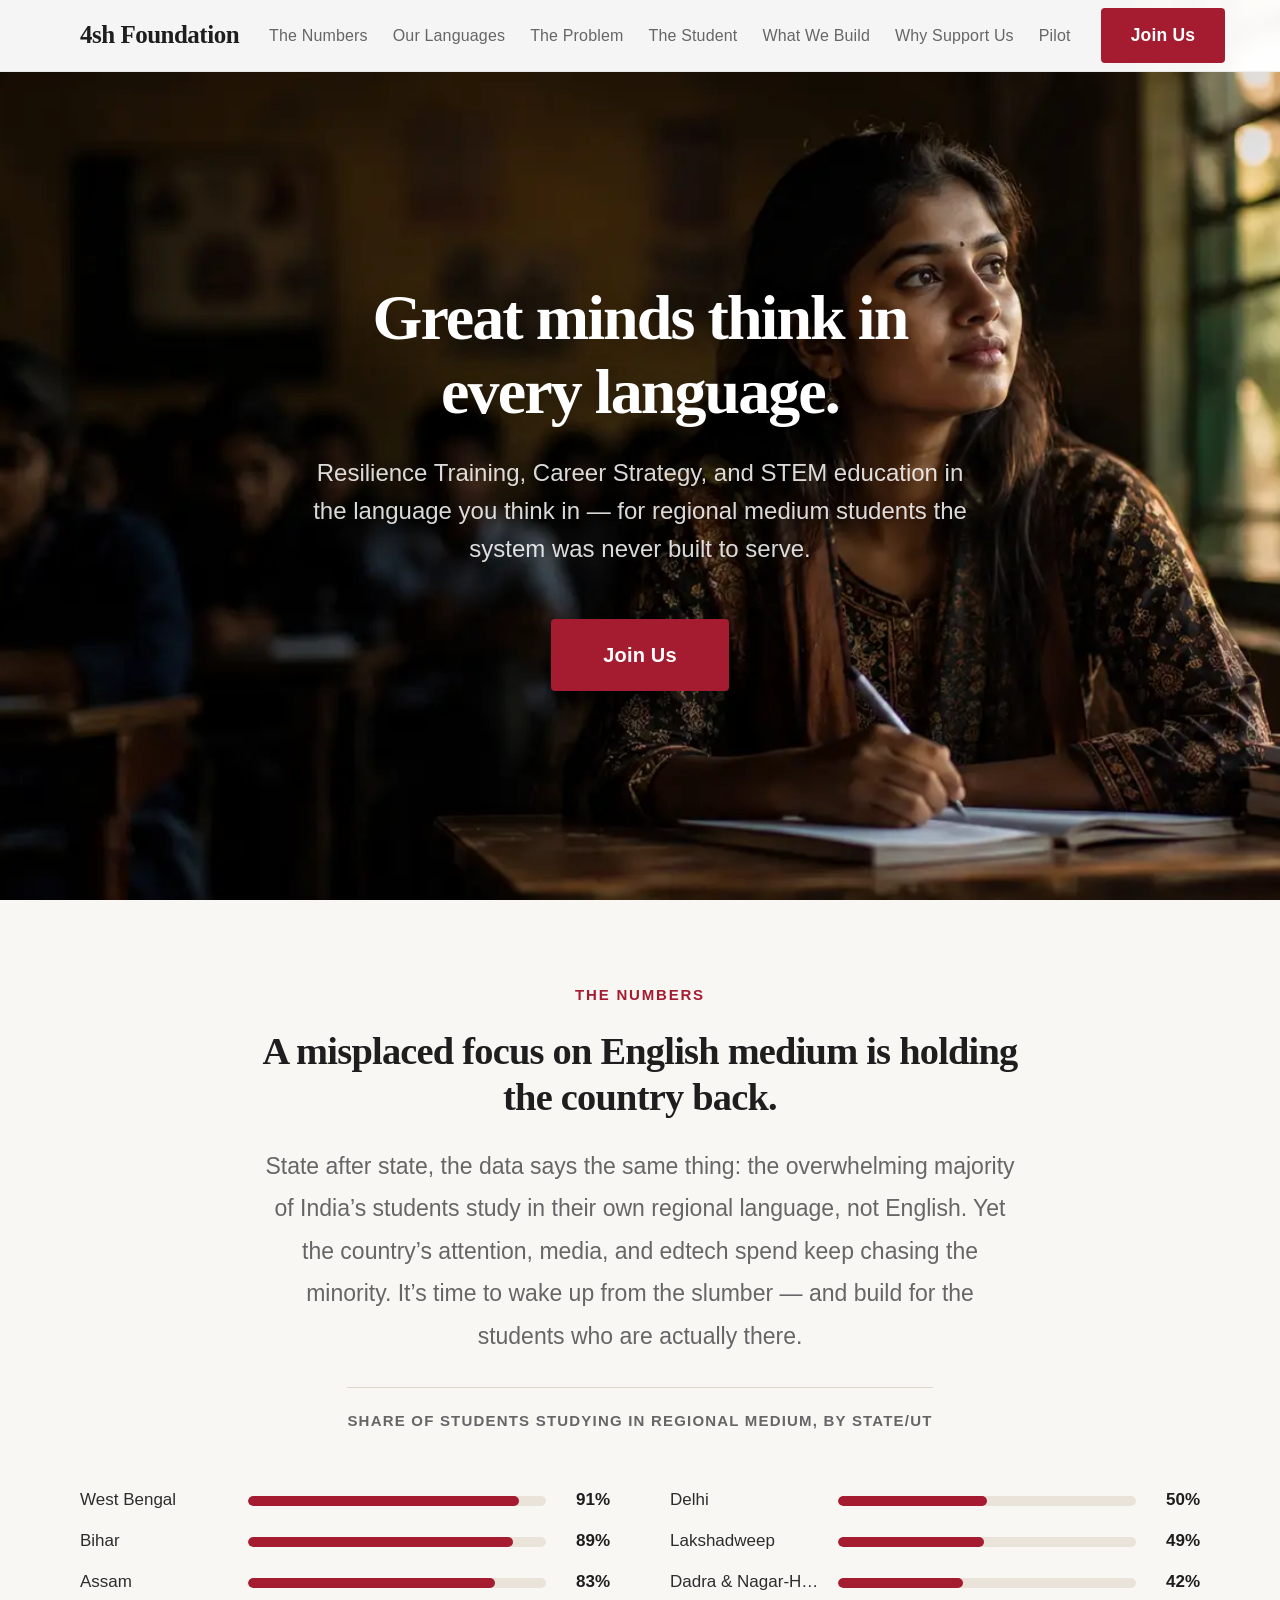
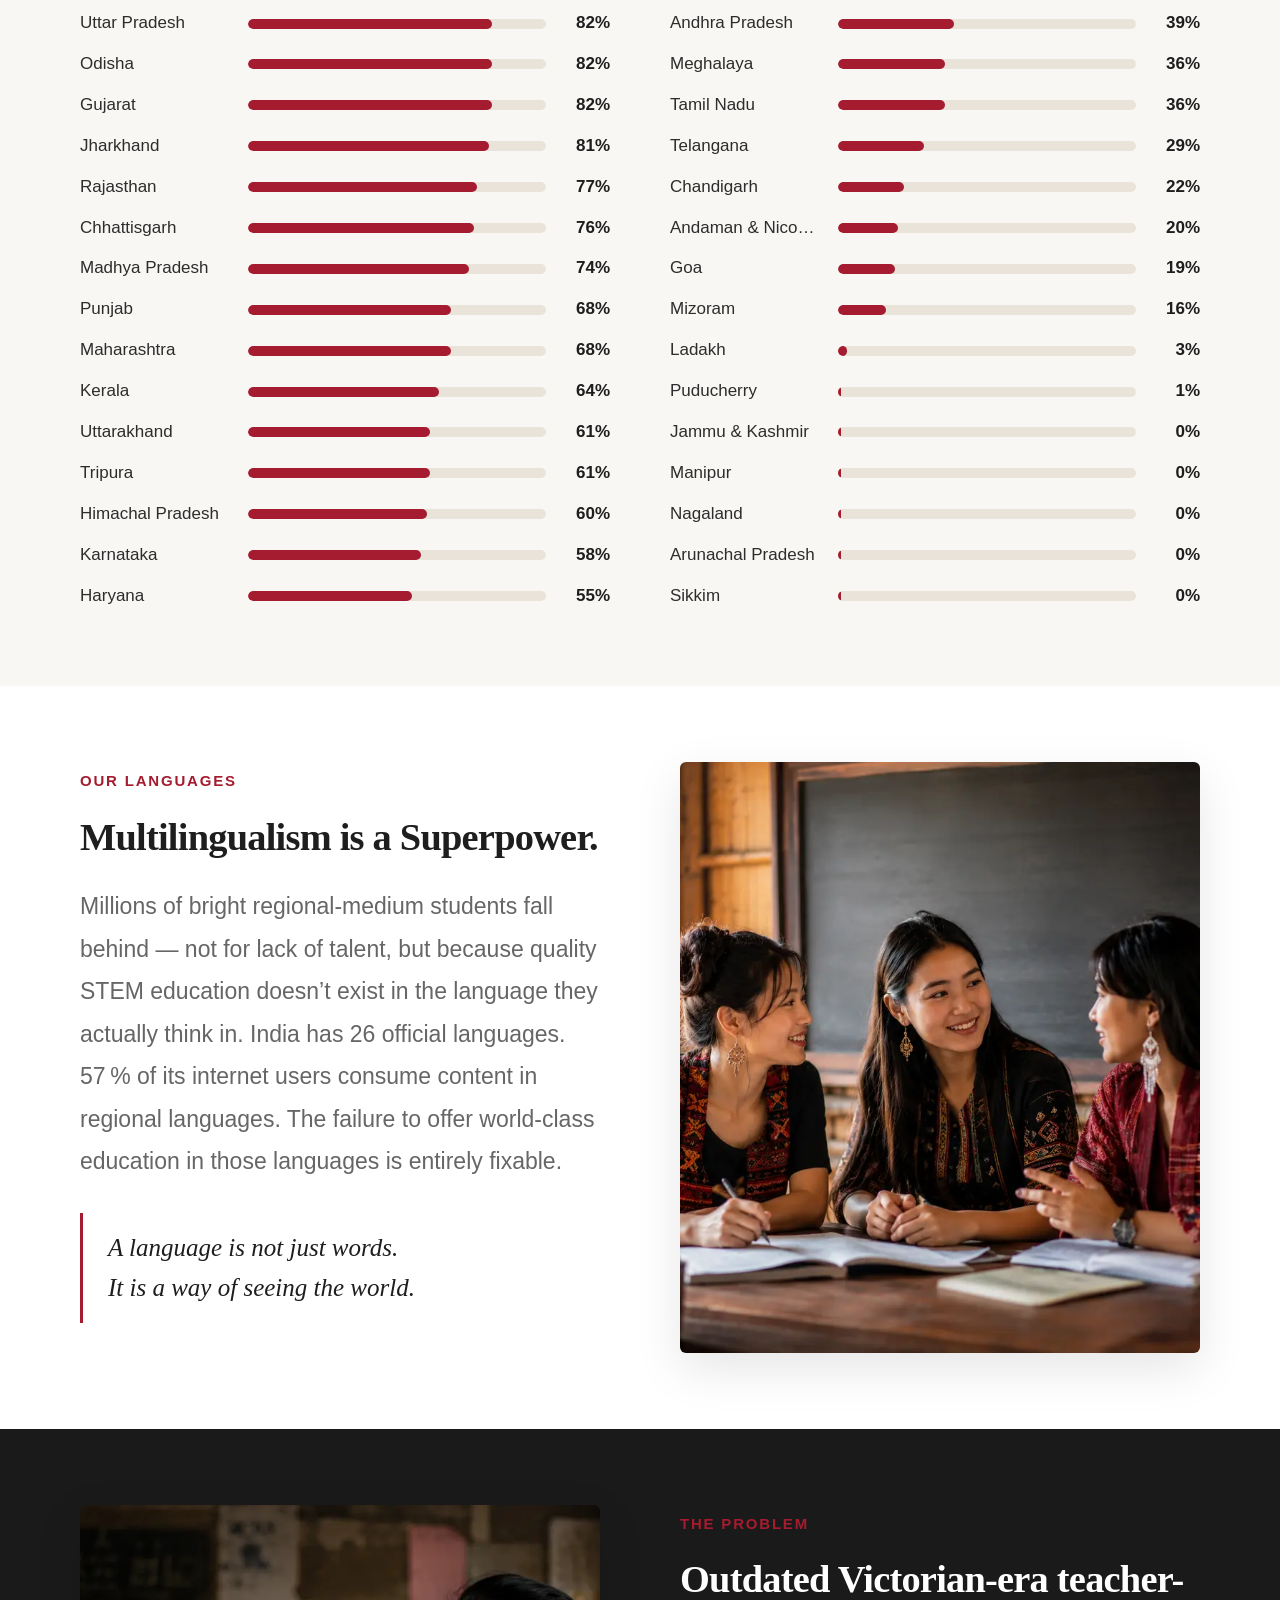
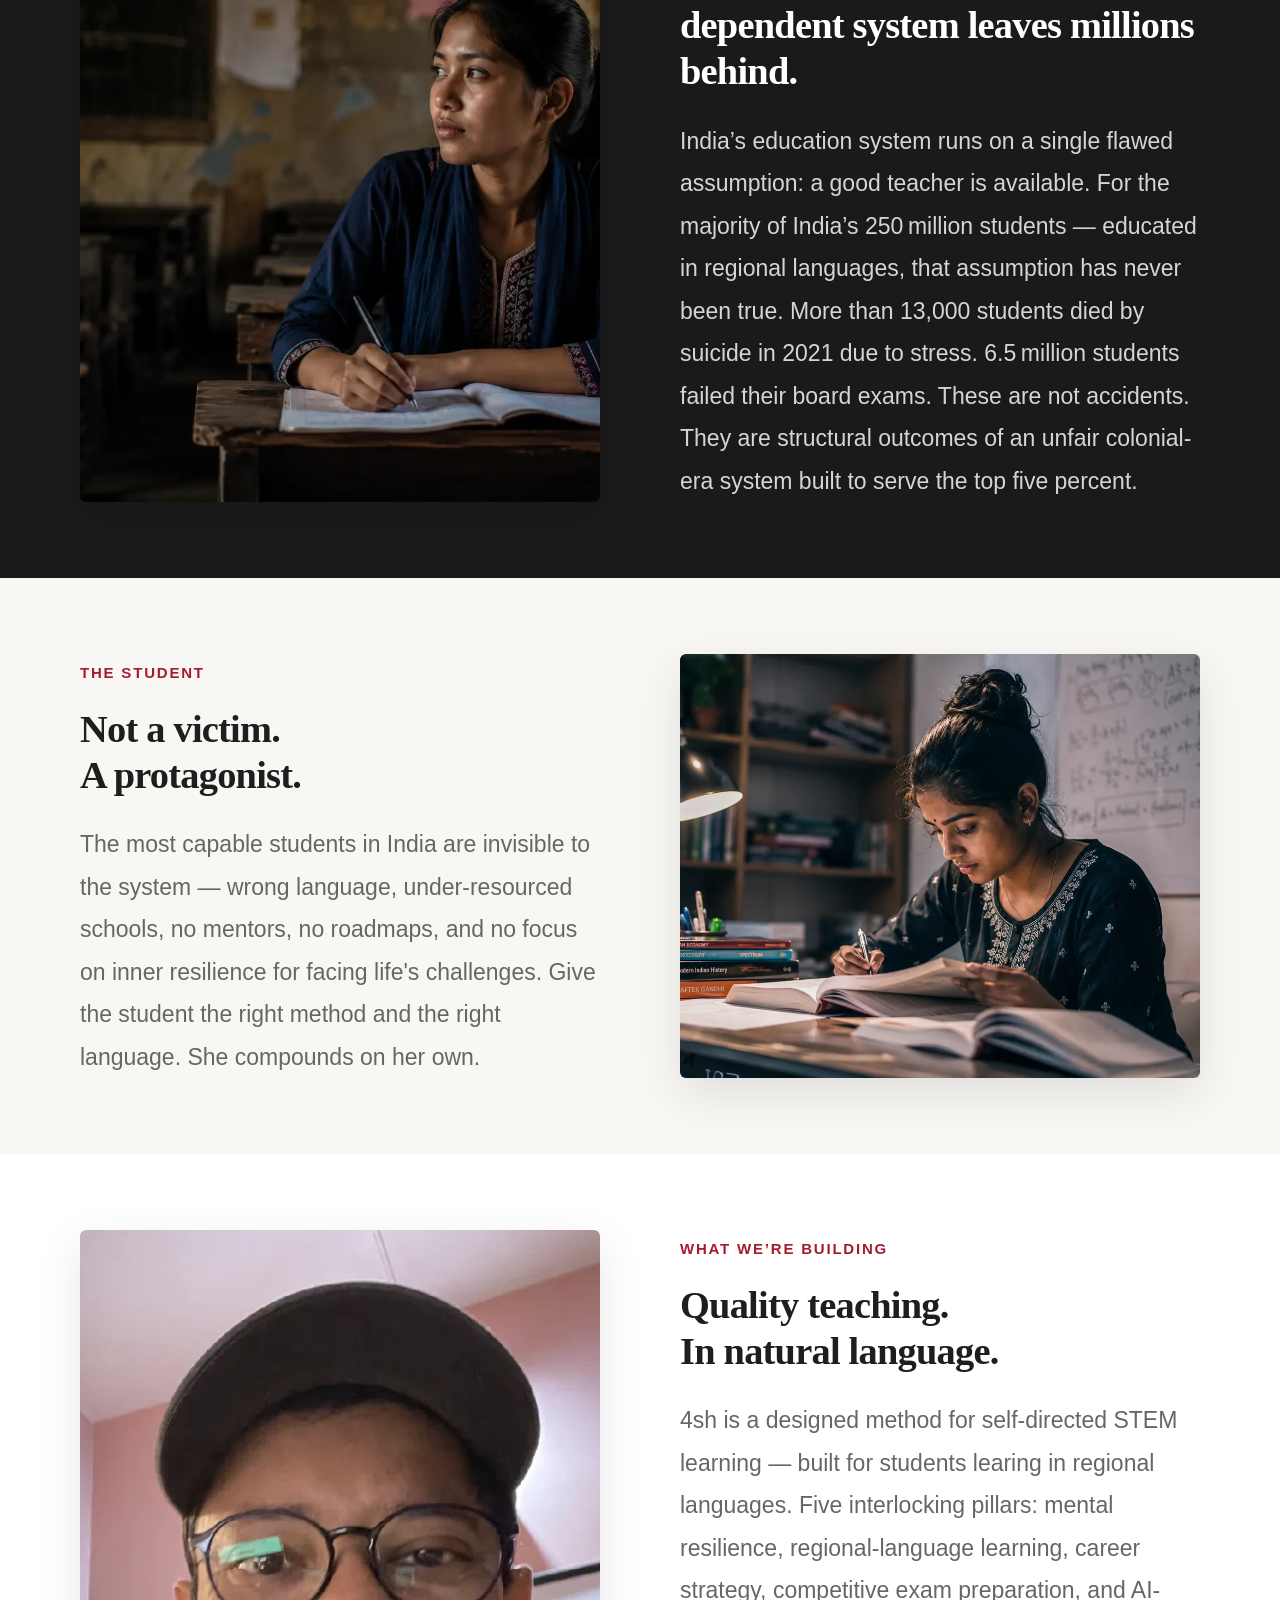
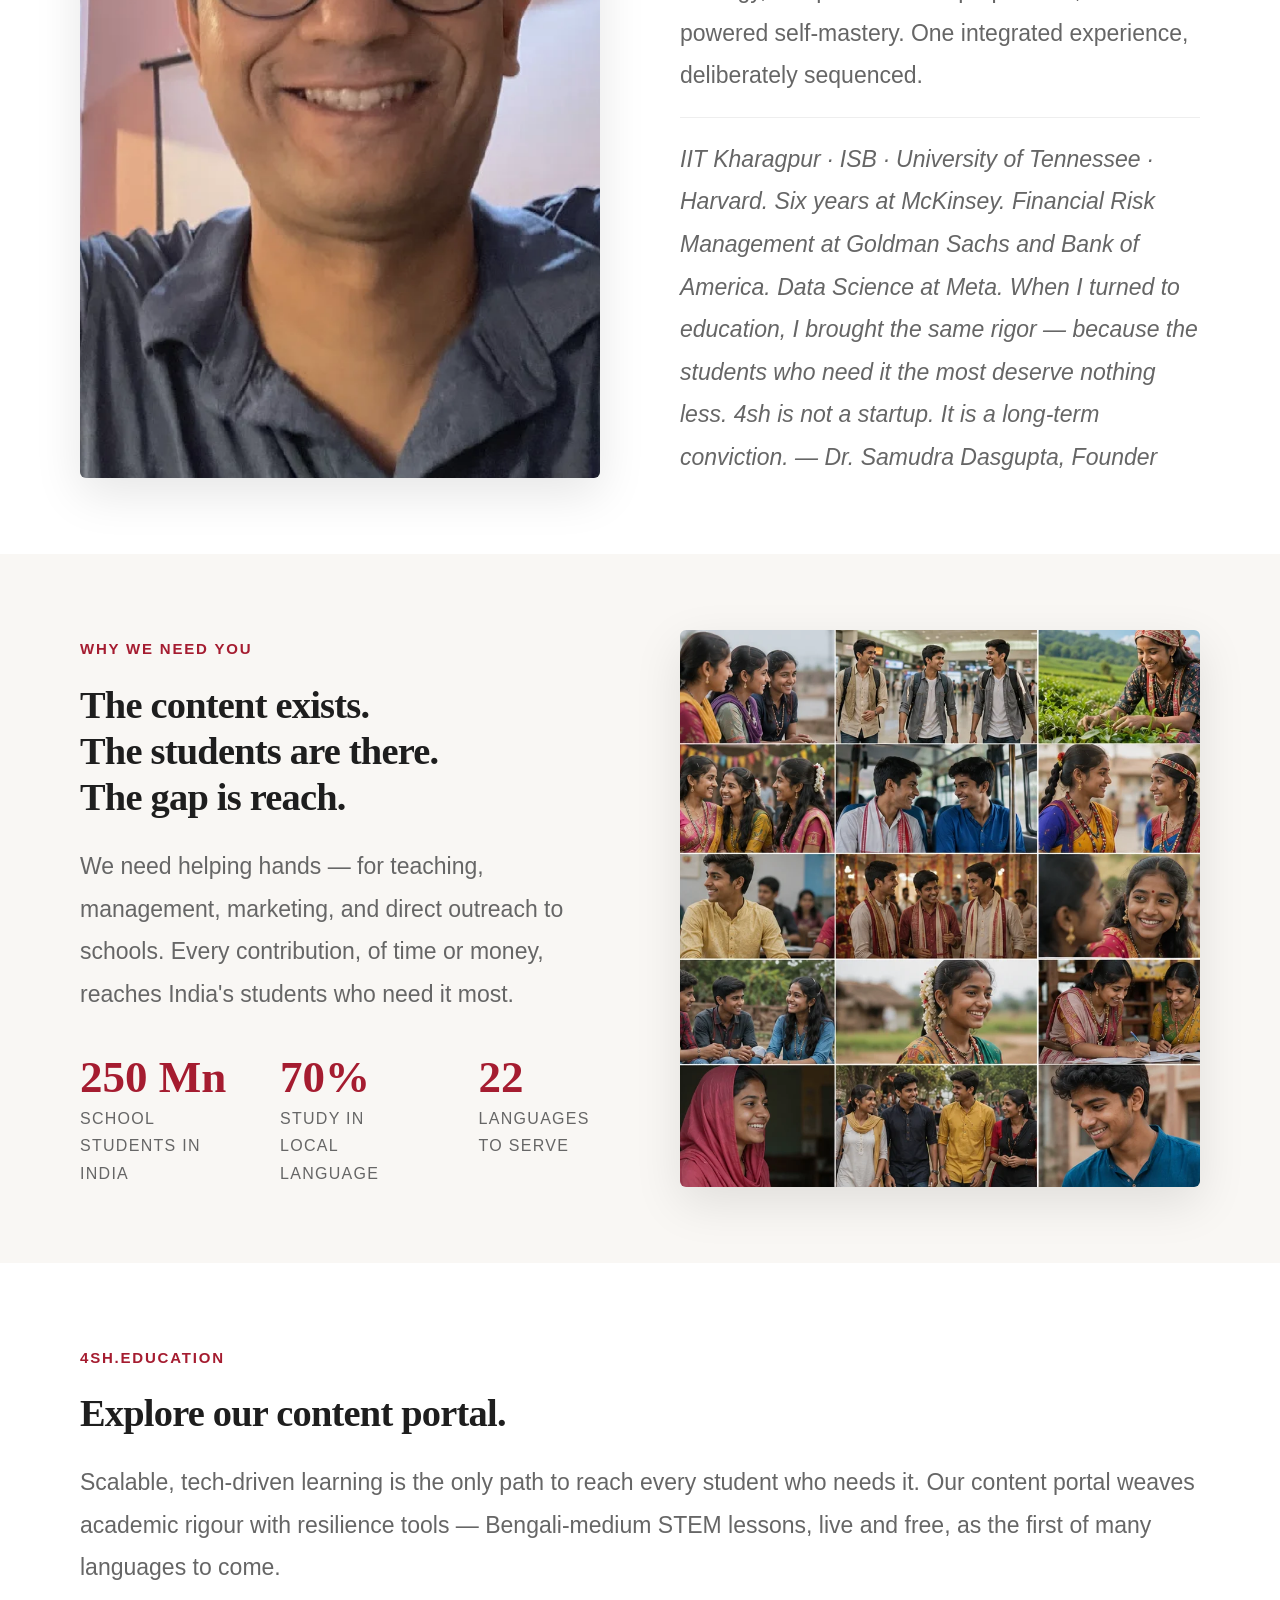
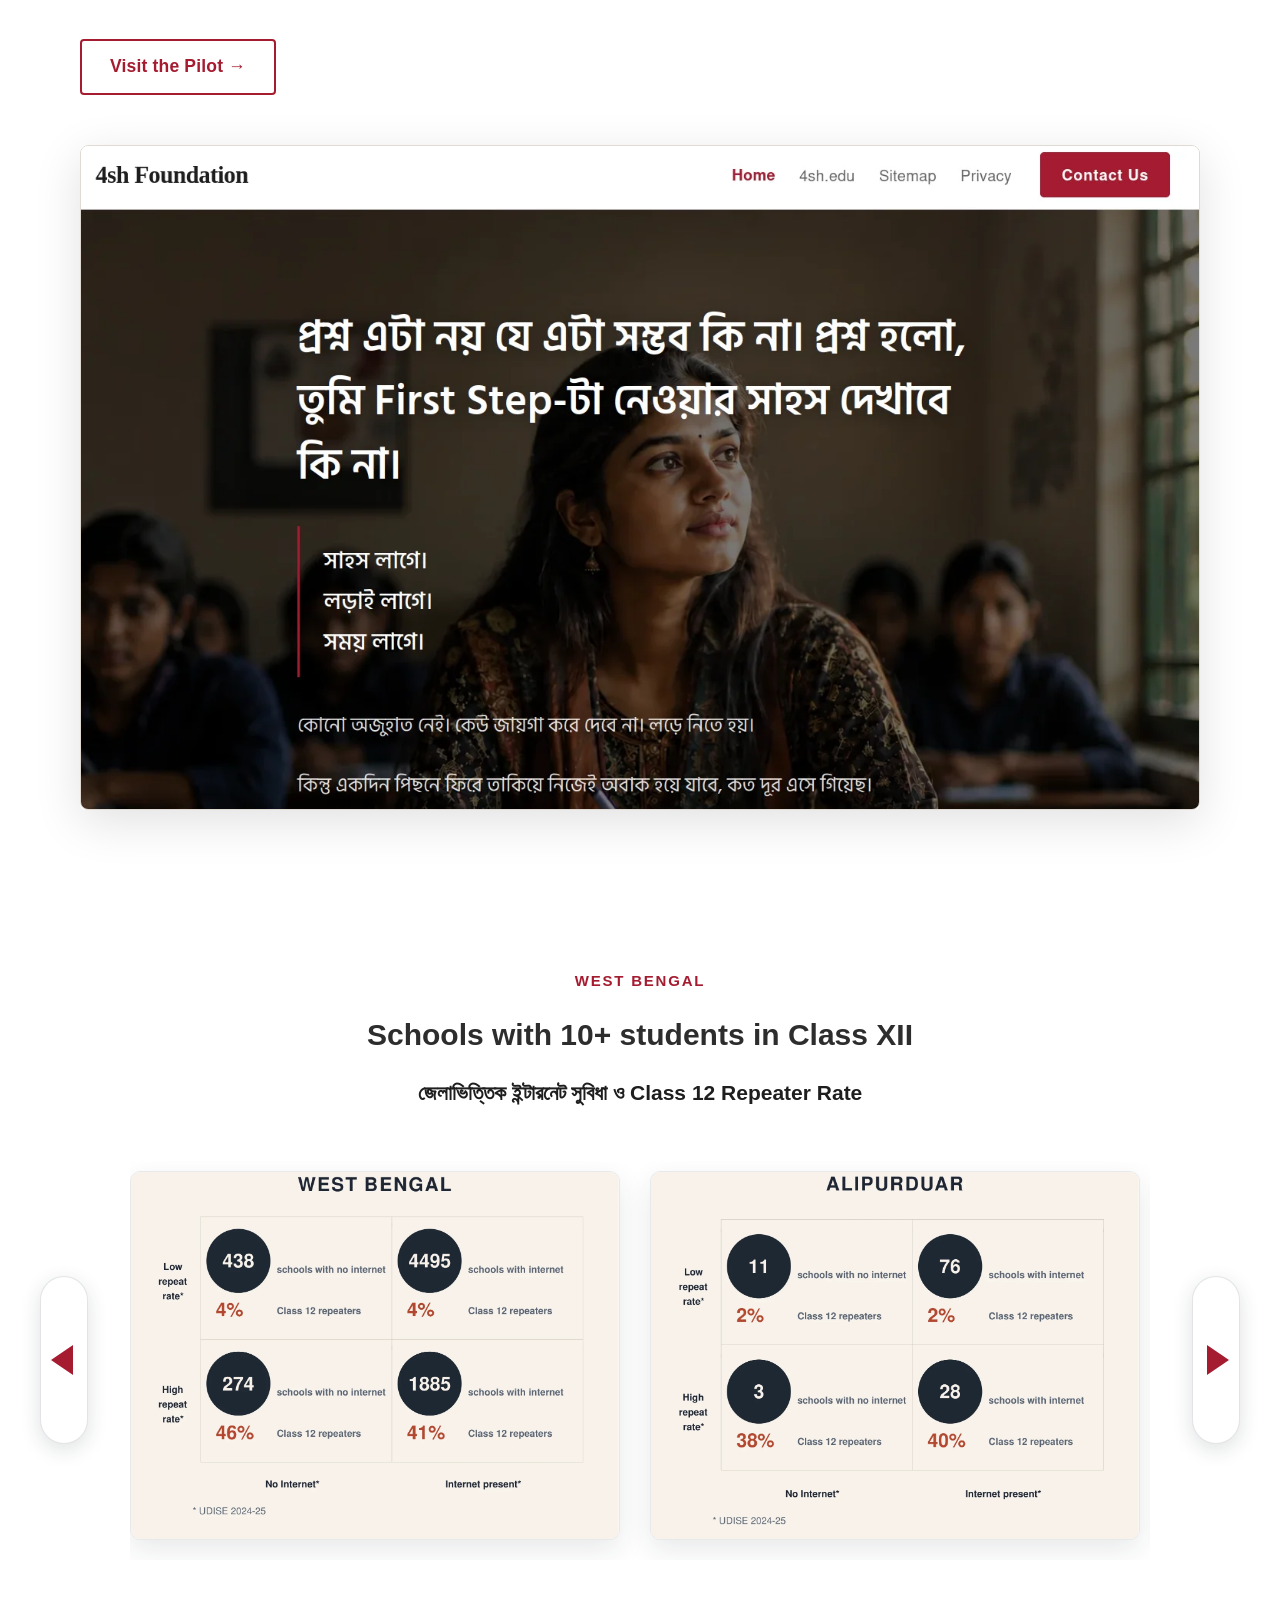
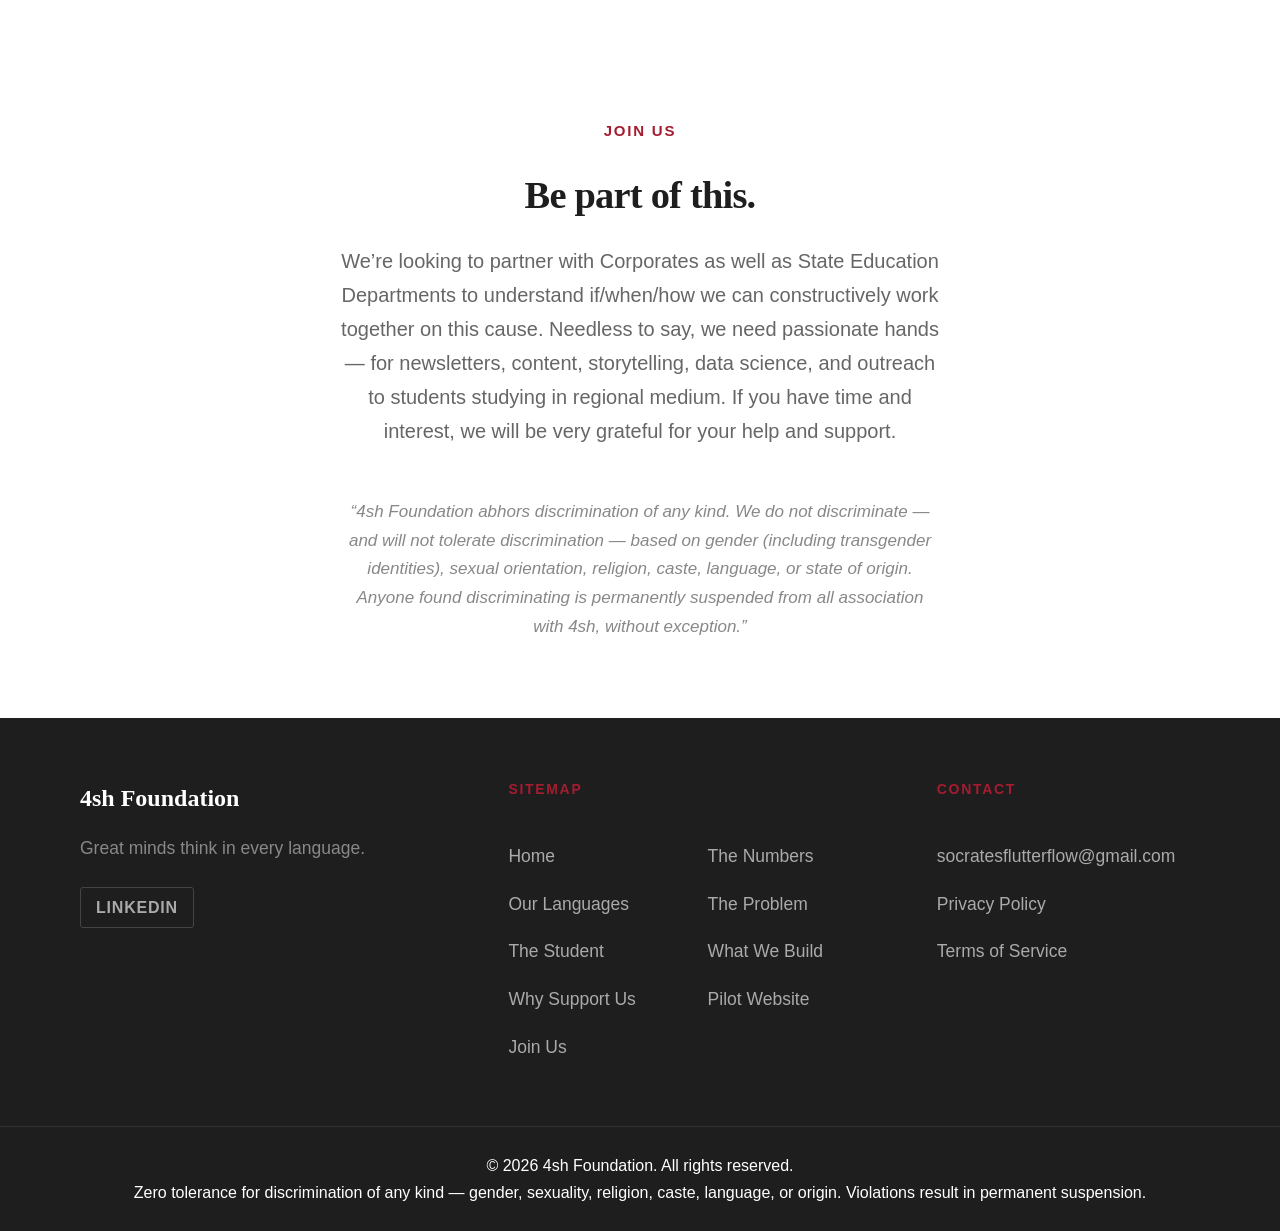
<file: index.html>
<!DOCTYPE html>
<html lang="en">
<head>
    <meta charset="UTF-8">
    <meta name="viewport" content="width=device-width, initial-scale=1.0">
    <title>4sh Foundation — Great minds think in every language</title>
    <meta name="description" content="4sh Foundation delivers quality STEM education in India's regional languages — built for government school students who are capable, determined, and done waiting.">
    <link rel="canonical" href="https://4shfoundation.org/">
    <link rel="alternate" hreflang="en"        href="https://4shfoundation.org/">
    <link rel="alternate" hreflang="bn"        href="https://bengali.4sh.education/">
    <link rel="alternate" hreflang="x-default" href="https://4shfoundation.org/">

    <!-- Open Graph -->
    <meta property="og:type"        content="website">
    <meta property="og:url"         content="https://4shfoundation.org/">
    <meta property="og:site_name"   content="4sh Foundation">
    <meta property="og:title"       content="4sh Foundation — Great minds think in every language">
    <meta property="og:description" content="4sh Foundation delivers quality STEM education in India's regional languages — built for government school students who are capable, determined, and done waiting.">
    <meta property="og:image"       content="https://4shfoundation.org/img/og-image.jpg">
    <meta property="og:image:width"  content="1200">
    <meta property="og:image:height" content="630">
    <meta property="og:locale"      content="en_IN">

    <!-- Twitter / X Card -->
    <meta name="twitter:card"        content="summary_large_image">
    <meta name="twitter:title"       content="4sh Foundation — Great minds think in every language">
    <meta name="twitter:description" content="4sh Foundation delivers quality STEM education in India's regional languages — built for government school students who are capable, determined, and done waiting.">
    <meta name="twitter:image"       content="https://4shfoundation.org/img/og-image.jpg">

    <link rel="preconnect" href="https://www.googletagmanager.com">
    <link rel="icon" type="image/svg+xml" href="favicon.svg">
    <link rel="apple-touch-icon" href="favicon.svg">
    <link rel="preload" as="image" href="img/img-hero.webp" fetchpriority="high">
    <link rel="stylesheet" href="css/style.css">

    <!-- Google Analytics -->
    <script async src="https://www.googletagmanager.com/gtag/js?id=G-YY5SNZSKD5"></script>
    <script>
      window.dataLayer = window.dataLayer || [];
      function gtag(){dataLayer.push(arguments);}
      gtag('js', new Date());
      gtag('config', 'G-YY5SNZSKD5');
    </script>

    <!-- Schema.org structured data -->
    <script type="application/ld+json">
    {
      "@context": "https://schema.org",
      "@type": ["Organization", "EducationalOrganization"],
      "name": "4sh Foundation",
      "url": "https://4shfoundation.org/",
      "logo": "https://4shfoundation.org/favicon.svg",
      "description": "4sh Foundation delivers quality STEM education in India's regional languages for government school students.",
      "foundingDate": "2026",
      "founder": {
        "@type": "Person",
        "name": "Dr. Samudra Dasgupta"
      },
      "contactPoint": {
        "@type": "ContactPoint",
        "email": "socratesflutterflow@gmail.com",
        "contactType": "general"
      },
      "sameAs": [
        "https://in.linkedin.com/in/samudra-dasgupta"
      ]
    }
    </script>
</head>
<body>

    <!-- ═══════════════════════════════════════
         HEADER
    ═══════════════════════════════════════ -->
    <header class="site-header">
        <div class="header-inner">
            <a href="#home" class="logo">4sh Foundation</a>
            <nav class="desktop-nav">
                <a href="#data">The Numbers</a>
                <a href="#wealth">Our Languages</a>
                <a href="#trap">The Problem</a>
                <a href="#student">The Student</a>
                <a href="#building">What We Build</a>
                <a href="#need">Why Support Us</a>
                <a href="#pilot-web">Pilot</a>
            </nav>
            <a href="#join-us" class="btn-cta">Join Us</a>
            <button class="hamburger" aria-label="Open menu">
                <span></span><span></span><span></span>
            </button>
        </div>
    </header>

    <!-- Mobile nav drawer -->
    <div class="mobile-nav" id="mobileNav">
        <button class="mobile-nav-close" aria-label="Close menu">&times;</button>
        <nav>
            <a href="#home"       class="mobile-link">Home</a>
            <a href="#data"       class="mobile-link">The Numbers</a>
            <a href="#wealth"     class="mobile-link">Our Languages</a>
            <a href="#trap"       class="mobile-link">The Problem</a>
            <a href="#student"    class="mobile-link">The Student</a>
            <a href="#building"   class="mobile-link">What We Build</a>
            <a href="#need"       class="mobile-link">Why Support Us</a>
            <a href="#pilot-web"  class="mobile-link">Pilot Website</a>
            <a href="#join-us"    class="mobile-link join-mobile">Join Us</a>
        </nav>
    </div>
    <div class="mobile-nav-overlay" id="navOverlay"></div>

    <main>

        <!-- ═══════════════════════════════════════
             SECTION 1 — HOME
        ═══════════════════════════════════════ -->
        <section id="home" class="section section-hero">
            <div class="hero-image-wrap">
                <img src="img/img-hero.webp" alt="A student in a moment of quiet focus and determination" width="1400" height="788" class="hero-img" fetchpriority="high">
            </div>
            <div class="hero-content">
                <h1>Great minds think in every language.</h1>
                <p class="hero-sub">Resilience Training, Career Strategy, and STEM education in the language you think in &mdash; for regional medium students the system was never built to serve.</p>
                <a href="#join-us" class="btn-cta btn-cta-hero">Join Us</a>
            </div>
        </section>

        <!-- ═══════════════════════════════════════
             SECTION 1.5 — THE NUMBERS
        ═══════════════════════════════════════ -->
        <section id="data" class="section section-data">
            <div class="section-inner data-inner">
                <div class="data-header fade-in">
                    <span class="section-label">The Numbers</span>
                    <h2>A misplaced focus on English medium is holding the country back.</h2>
                    <p>State after state, the data says the same thing: the overwhelming majority of India&rsquo;s students study in their own regional language, not English. Yet the country&rsquo;s attention, media, and edtech spend keep chasing the minority. It&rsquo;s time to wake up from the slumber &mdash; and build for the students who are actually there.</p>
                    <span class="data-source">Share of students studying in regional medium, by State/UT</span>
                </div>
                <div class="state-grid fade-in">
                        <div class="state-bar-row">
                            <span class="state-name">West Bengal</span>
                            <div class="state-bar-track"><div class="state-bar-fill" style="width:91%"></div></div>
                            <span class="state-value">91%</span>
                        </div>
                        <div class="state-bar-row">
                            <span class="state-name">Bihar</span>
                            <div class="state-bar-track"><div class="state-bar-fill" style="width:89%"></div></div>
                            <span class="state-value">89%</span>
                        </div>
                        <div class="state-bar-row">
                            <span class="state-name">Assam</span>
                            <div class="state-bar-track"><div class="state-bar-fill" style="width:83%"></div></div>
                            <span class="state-value">83%</span>
                        </div>
                        <div class="state-bar-row">
                            <span class="state-name">Uttar Pradesh</span>
                            <div class="state-bar-track"><div class="state-bar-fill" style="width:82%"></div></div>
                            <span class="state-value">82%</span>
                        </div>
                        <div class="state-bar-row">
                            <span class="state-name">Odisha</span>
                            <div class="state-bar-track"><div class="state-bar-fill" style="width:82%"></div></div>
                            <span class="state-value">82%</span>
                        </div>
                        <div class="state-bar-row">
                            <span class="state-name">Gujarat</span>
                            <div class="state-bar-track"><div class="state-bar-fill" style="width:82%"></div></div>
                            <span class="state-value">82%</span>
                        </div>
                        <div class="state-bar-row">
                            <span class="state-name">Jharkhand</span>
                            <div class="state-bar-track"><div class="state-bar-fill" style="width:81%"></div></div>
                            <span class="state-value">81%</span>
                        </div>
                        <div class="state-bar-row">
                            <span class="state-name">Rajasthan</span>
                            <div class="state-bar-track"><div class="state-bar-fill" style="width:77%"></div></div>
                            <span class="state-value">77%</span>
                        </div>
                        <div class="state-bar-row">
                            <span class="state-name">Chhattisgarh</span>
                            <div class="state-bar-track"><div class="state-bar-fill" style="width:76%"></div></div>
                            <span class="state-value">76%</span>
                        </div>
                        <div class="state-bar-row">
                            <span class="state-name">Madhya Pradesh</span>
                            <div class="state-bar-track"><div class="state-bar-fill" style="width:74%"></div></div>
                            <span class="state-value">74%</span>
                        </div>
                        <div class="state-bar-row">
                            <span class="state-name">Punjab</span>
                            <div class="state-bar-track"><div class="state-bar-fill" style="width:68%"></div></div>
                            <span class="state-value">68%</span>
                        </div>
                        <div class="state-bar-row">
                            <span class="state-name">Maharashtra</span>
                            <div class="state-bar-track"><div class="state-bar-fill" style="width:68%"></div></div>
                            <span class="state-value">68%</span>
                        </div>
                        <div class="state-bar-row">
                            <span class="state-name">Kerala</span>
                            <div class="state-bar-track"><div class="state-bar-fill" style="width:64%"></div></div>
                            <span class="state-value">64%</span>
                        </div>
                        <div class="state-bar-row">
                            <span class="state-name">Uttarakhand</span>
                            <div class="state-bar-track"><div class="state-bar-fill" style="width:61%"></div></div>
                            <span class="state-value">61%</span>
                        </div>
                        <div class="state-bar-row">
                            <span class="state-name">Tripura</span>
                            <div class="state-bar-track"><div class="state-bar-fill" style="width:61%"></div></div>
                            <span class="state-value">61%</span>
                        </div>
                        <div class="state-bar-row">
                            <span class="state-name">Himachal Pradesh</span>
                            <div class="state-bar-track"><div class="state-bar-fill" style="width:60%"></div></div>
                            <span class="state-value">60%</span>
                        </div>
                        <div class="state-bar-row">
                            <span class="state-name">Karnataka</span>
                            <div class="state-bar-track"><div class="state-bar-fill" style="width:58%"></div></div>
                            <span class="state-value">58%</span>
                        </div>
                        <div class="state-bar-row">
                            <span class="state-name">Haryana</span>
                            <div class="state-bar-track"><div class="state-bar-fill" style="width:55%"></div></div>
                            <span class="state-value">55%</span>
                        </div>
                        <div class="state-bar-row">
                            <span class="state-name">Delhi</span>
                            <div class="state-bar-track"><div class="state-bar-fill" style="width:50%"></div></div>
                            <span class="state-value">50%</span>
                        </div>
                        <div class="state-bar-row">
                            <span class="state-name">Lakshadweep</span>
                            <div class="state-bar-track"><div class="state-bar-fill" style="width:49%"></div></div>
                            <span class="state-value">49%</span>
                        </div>
                        <div class="state-bar-row">
                            <span class="state-name">Dadra & Nagar-Haveli and Daman & Diu</span>
                            <div class="state-bar-track"><div class="state-bar-fill" style="width:42%"></div></div>
                            <span class="state-value">42%</span>
                        </div>
                        <div class="state-bar-row">
                            <span class="state-name">Andhra Pradesh</span>
                            <div class="state-bar-track"><div class="state-bar-fill" style="width:39%"></div></div>
                            <span class="state-value">39%</span>
                        </div>
                        <div class="state-bar-row">
                            <span class="state-name">Meghalaya</span>
                            <div class="state-bar-track"><div class="state-bar-fill" style="width:36%"></div></div>
                            <span class="state-value">36%</span>
                        </div>
                        <div class="state-bar-row">
                            <span class="state-name">Tamil Nadu</span>
                            <div class="state-bar-track"><div class="state-bar-fill" style="width:36%"></div></div>
                            <span class="state-value">36%</span>
                        </div>
                        <div class="state-bar-row">
                            <span class="state-name">Telangana</span>
                            <div class="state-bar-track"><div class="state-bar-fill" style="width:29%"></div></div>
                            <span class="state-value">29%</span>
                        </div>
                        <div class="state-bar-row">
                            <span class="state-name">Chandigarh</span>
                            <div class="state-bar-track"><div class="state-bar-fill" style="width:22%"></div></div>
                            <span class="state-value">22%</span>
                        </div>
                        <div class="state-bar-row">
                            <span class="state-name">Andaman & Nicobar</span>
                            <div class="state-bar-track"><div class="state-bar-fill" style="width:20%"></div></div>
                            <span class="state-value">20%</span>
                        </div>
                        <div class="state-bar-row">
                            <span class="state-name">Goa</span>
                            <div class="state-bar-track"><div class="state-bar-fill" style="width:19%"></div></div>
                            <span class="state-value">19%</span>
                        </div>
                        <div class="state-bar-row">
                            <span class="state-name">Mizoram</span>
                            <div class="state-bar-track"><div class="state-bar-fill" style="width:16%"></div></div>
                            <span class="state-value">16%</span>
                        </div>
                        <div class="state-bar-row">
                            <span class="state-name">Ladakh</span>
                            <div class="state-bar-track"><div class="state-bar-fill" style="width:3%"></div></div>
                            <span class="state-value">3%</span>
                        </div>
                        <div class="state-bar-row">
                            <span class="state-name">Puducherry</span>
                            <div class="state-bar-track"><div class="state-bar-fill" style="width:1%"></div></div>
                            <span class="state-value">1%</span>
                        </div>
                        <div class="state-bar-row">
                            <span class="state-name">Jammu & Kashmir</span>
                            <div class="state-bar-track"><div class="state-bar-fill" style="width:0%"></div></div>
                            <span class="state-value">0%</span>
                        </div>
                        <div class="state-bar-row">
                            <span class="state-name">Manipur</span>
                            <div class="state-bar-track"><div class="state-bar-fill" style="width:0%"></div></div>
                            <span class="state-value">0%</span>
                        </div>
                        <div class="state-bar-row">
                            <span class="state-name">Nagaland</span>
                            <div class="state-bar-track"><div class="state-bar-fill" style="width:0%"></div></div>
                            <span class="state-value">0%</span>
                        </div>
                        <div class="state-bar-row">
                            <span class="state-name">Arunachal Pradesh</span>
                            <div class="state-bar-track"><div class="state-bar-fill" style="width:0%"></div></div>
                            <span class="state-value">0%</span>
                        </div>
                        <div class="state-bar-row">
                            <span class="state-name">Sikkim</span>
                            <div class="state-bar-track"><div class="state-bar-fill" style="width:0%"></div></div>
                            <span class="state-value">0%</span>
                        </div>
                </div>
            </div>
        </section>

        <!-- ═══════════════════════════════════════
             SECTION 2 — THE WEALTH
        ═══════════════════════════════════════ -->
        <section id="wealth" class="section">
            <div class="section-inner layout-text-left">
                <div class="section-text fade-in">
                    <span class="section-label">Our Languages</span>
                    <h2>Multilingualism is a Superpower.</h2>
                    <p>Millions of bright regional-medium students fall behind &mdash; not for lack of talent, but because quality STEM education doesn&rsquo;t exist in the language they actually think in. India has 26 official languages. 57&thinsp;% of its internet users consume content in regional languages. The failure to offer world-class education in those languages is entirely fixable.</p>
                    <blockquote class="pull-quote">A language is not just words.<br>It is a way of seeing the world.</blockquote>
                </div>
                <div class="section-image fade-in">
                    <img src="img/img-languages.webp" alt="Regional language texts celebrating India's linguistic heritage" width="1100" height="825" loading="lazy">
                </div>
            </div>
        </section>

        <!-- ═══════════════════════════════════════
             SECTION 3 — THE TRAP
        ═══════════════════════════════════════ -->
        <section id="trap" class="section section-dark">
            <div class="section-inner layout-image-left">
                <div class="section-image fade-in">
                    <img src="img/img-problem.webp" alt="The gap between student potential and a system that doesn't serve them" width="1100" height="825" loading="lazy">
                </div>
                <div class="section-text fade-in">
                    <span class="section-label section-label-light">The Problem</span>
                    <h2>Outdated Victorian-era teacher-dependent system leaves millions behind.</h2>
                    <p>India&rsquo;s education system runs on a single flawed assumption: a good teacher is available. For the majority of India&rsquo;s 250&thinsp;million students &mdash; educated in regional languages, that assumption has never been true. More than 13,000 students died by suicide in 2021 due to stress. 6.5&thinsp;million students failed their board exams. These are not accidents. They are structural outcomes of an unfair colonial-era system built to serve the top five percent.</p>
                </div>
            </div>
        </section>

        <!-- ═══════════════════════════════════════
             SECTION 4 — THE STUDENT
        ═══════════════════════════════════════ -->
        <section id="student" class="section section-alt">
            <div class="section-inner layout-text-left">
                <div class="section-text fade-in">
                    <span class="section-label">The Student</span>
                    <h2>Not a victim.<br>A protagonist.</h2>
                    <p>The most capable students in India are invisible to the system &mdash; wrong language, under-resourced schools, no mentors, no roadmaps, and no focus on inner resilience for facing life's challenges. Give the student the right method and the right language. She compounds on her own.</p>
                </div>
                <div class="section-image fade-in">
                    <img src="img/img-student.webp" alt="A young woman student actively engaged in learning" width="1100" height="825" loading="lazy">
                </div>
            </div>
        </section>

        <!-- ═══════════════════════════════════════
             SECTION 5 — WHAT WE'RE BUILDING
        ═══════════════════════════════════════ -->
        <section id="building" class="section">
            <div class="section-inner layout-image-left">
                <div class="section-image fade-in">
                    <img src="img/img-founder.webp" alt="Dr. Samudra Dasgupta, Founder of 4sh Foundation" width="696" height="953" loading="lazy" class="img-founder">
                </div>
                <div class="section-text fade-in">
                    <span class="section-label">What We&rsquo;re Building</span>
                    <h2>Quality teaching.<br>In natural language.</h2>
                    <p>4sh is a designed method for self-directed STEM learning &mdash; built for students learing in regional languages. Five interlocking pillars: mental resilience, regional-language learning, career strategy, competitive exam preparation, and AI-powered self-mastery. One integrated experience, deliberately sequenced.</p>
                    <p class="founder-note">IIT Kharagpur &middot; ISB &middot; University of Tennessee &middot; Harvard. Six years at McKinsey. Financial Risk Management at Goldman Sachs and Bank of America. Data Science at Meta. When I turned to education, I brought the same rigor &mdash; because the students who need it the most deserve nothing less. 4sh is not a startup. It is a long-term conviction. &mdash; Dr. Samudra Dasgupta, Founder</p>
                </div>
            </div>
        </section>

        <!-- ═══════════════════════════════════════
             SECTION 6 — WHY WE NEED YOU
        ═══════════════════════════════════════ -->
        <section id="need" class="section section-alt">
            <div class="section-inner layout-text-left">
                <div class="section-text fade-in">
                    <span class="section-label">Why We Need You</span>
                    <h2>The content exists.<br>The students are there.<br>The gap is reach.</h2>
                    <p>We need helping hands &mdash; for teaching, management, marketing, and direct outreach to schools. Every contribution, of time or money, reaches India's students who need it most.</p>
                    <div class="impact-numbers">
                        <div class="impact-stat">
                            <span class="stat-number">250 Mn</span>
                            <span class="stat-label">School students in India</span>
                        </div>
                        <div class="impact-stat">
                            <span class="stat-number">70%</span>
                            <span class="stat-label">Study in local language</span>
                        </div>
                        <div class="impact-stat">
                            <span class="stat-number">22</span>
                            <span class="stat-label">Languages to serve</span>
                        </div>
                    </div>
                </div>
                <div class="section-image fade-in">
                    <img src="img/img-reach.webp" alt="Students in a government school classroom" width="1672" height="941" loading="lazy">
                </div>
            </div>
        </section>

        <!-- ═══════════════════════════════════════
             SECTION 7 — PILOT WEBSITE
        ═══════════════════════════════════════ -->
        <section id="pilot-web" class="section">
            <div class="section-inner layout-image-left">
                <div class="section-image fade-in">
                    <img src="img/img-website-screenshot.webp" alt="4sh.education content portal — Bengali-medium STEM lessons" width="1457" height="865" loading="lazy" class="img-screenshot">
                </div>
                <div class="section-text fade-in">
                    <span class="section-label">4sh.Education</span>
                    <h2>Explore our content portal.</h2>
                    <p>Scalable, tech-driven learning is the only path to reach every student who needs it. Our content portal weaves academic rigour with resilience tools &mdash; Bengali-medium STEM lessons, live and free, as the first of many languages to come.</p>
                    <a href="https://4sh.education" target="_blank" rel="noopener" class="btn-cta btn-cta-outline">Visit the Pilot &rarr;</a>
                </div>
            </div>
        </section>

        <!-- ═══════════════════════════════════════
             SLAB — WEST BENGAL EDUCATION INFOGRAPHICS
        ═══════════════════════════════════════ -->
        <section id="infographics" class="slab">
            <div class="carousel-header">
                <span class="section-label fade-in">West Bengal</span>
                <h2 class="fade-in">Schools with 10+ students in Class XII</h2>
                <p class="slab-subhead fade-in">জেলাভিত্তিক ইন্টারনেট সুবিধা ও Class 12 Repeater Rate</p>
            </div>
            <div class="carousel-wrap">
                <button class="carousel-arrow carousel-arrow-left" id="carouselPrev" aria-label="Scroll left"></button>
                <div class="carousel-track" id="infographicCarousel">
                    <a class="carousel-item" href="flashcards_png/west_bengal.webp" target="_blank" rel="noopener">
                        <img src="flashcards_png/west_bengal.webp" alt="West Bengal — school internet access vs. Class 12 repeater rate infographic" width="1560" height="1174" loading="lazy">
                    </a>
                    <a class="carousel-item" href="flashcards_png/alipurduar.webp" target="_blank" rel="noopener">
                        <img src="flashcards_png/alipurduar.webp" alt="Alipurduar district — school internet access vs. Class 12 repeater rate infographic" width="1560" height="1174" loading="lazy">
                    </a>
                    <a class="carousel-item" href="flashcards_png/bankura.webp" target="_blank" rel="noopener">
                        <img src="flashcards_png/bankura.webp" alt="Bankura district — school internet access vs. Class 12 repeater rate infographic" width="1560" height="1174" loading="lazy">
                    </a>
                    <a class="carousel-item" href="flashcards_png/birbhum.webp" target="_blank" rel="noopener">
                        <img src="flashcards_png/birbhum.webp" alt="Birbhum district — school internet access vs. Class 12 repeater rate infographic" width="1560" height="1174" loading="lazy">
                    </a>
                    <a class="carousel-item" href="flashcards_png/coochbehar.webp" target="_blank" rel="noopener">
                        <img src="flashcards_png/coochbehar.webp" alt="Coochbehar district — school internet access vs. Class 12 repeater rate infographic" width="1560" height="1174" loading="lazy">
                    </a>
                    <a class="carousel-item" href="flashcards_png/dakshin_dinajpur.webp" target="_blank" rel="noopener">
                        <img src="flashcards_png/dakshin_dinajpur.webp" alt="Dakshin Dinajpur district — school internet access vs. Class 12 repeater rate infographic" width="1560" height="1174" loading="lazy">
                    </a>
                    <a class="carousel-item" href="flashcards_png/darjiling.webp" target="_blank" rel="noopener">
                        <img src="flashcards_png/darjiling.webp" alt="Darjiling district — school internet access vs. Class 12 repeater rate infographic" width="1560" height="1174" loading="lazy">
                    </a>
                    <a class="carousel-item" href="flashcards_png/hooghly.webp" target="_blank" rel="noopener">
                        <img src="flashcards_png/hooghly.webp" alt="Hooghly district — school internet access vs. Class 12 repeater rate infographic" width="1560" height="1174" loading="lazy">
                    </a>
                    <a class="carousel-item" href="flashcards_png/howrah.webp" target="_blank" rel="noopener">
                        <img src="flashcards_png/howrah.webp" alt="Howrah district — school internet access vs. Class 12 repeater rate infographic" width="1560" height="1174" loading="lazy">
                    </a>
                    <a class="carousel-item" href="flashcards_png/jalpaiguri.webp" target="_blank" rel="noopener">
                        <img src="flashcards_png/jalpaiguri.webp" alt="Jalpaiguri district — school internet access vs. Class 12 repeater rate infographic" width="1560" height="1174" loading="lazy">
                    </a>
                    <a class="carousel-item" href="flashcards_png/jhargram.webp" target="_blank" rel="noopener">
                        <img src="flashcards_png/jhargram.webp" alt="Jhargram district — school internet access vs. Class 12 repeater rate infographic" width="1560" height="1174" loading="lazy">
                    </a>
                    <a class="carousel-item" href="flashcards_png/kalimpong.webp" target="_blank" rel="noopener">
                        <img src="flashcards_png/kalimpong.webp" alt="Kalimpong district — school internet access vs. Class 12 repeater rate infographic" width="1560" height="1174" loading="lazy">
                    </a>
                    <a class="carousel-item" href="flashcards_png/kolkata.webp" target="_blank" rel="noopener">
                        <img src="flashcards_png/kolkata.webp" alt="Kolkata district — school internet access vs. Class 12 repeater rate infographic" width="1560" height="1174" loading="lazy">
                    </a>
                    <a class="carousel-item" href="flashcards_png/maldah.webp" target="_blank" rel="noopener">
                        <img src="flashcards_png/maldah.webp" alt="Maldah district — school internet access vs. Class 12 repeater rate infographic" width="1560" height="1174" loading="lazy">
                    </a>
                    <a class="carousel-item" href="flashcards_png/murshidabad.webp" target="_blank" rel="noopener">
                        <img src="flashcards_png/murshidabad.webp" alt="Murshidabad district — school internet access vs. Class 12 repeater rate infographic" width="1560" height="1174" loading="lazy">
                    </a>
                    <a class="carousel-item" href="flashcards_png/nadia.webp" target="_blank" rel="noopener">
                        <img src="flashcards_png/nadia.webp" alt="Nadia district — school internet access vs. Class 12 repeater rate infographic" width="1560" height="1174" loading="lazy">
                    </a>
                    <a class="carousel-item" href="flashcards_png/north_twenty_four_parganas.webp" target="_blank" rel="noopener">
                        <img src="flashcards_png/north_twenty_four_parganas.webp" alt="North Twenty Four Parganas district — school internet access vs. Class 12 repeater rate infographic" width="1560" height="1174" loading="lazy">
                    </a>
                    <a class="carousel-item" href="flashcards_png/paschim_bardhaman.webp" target="_blank" rel="noopener">
                        <img src="flashcards_png/paschim_bardhaman.webp" alt="Paschim Bardhaman district — school internet access vs. Class 12 repeater rate infographic" width="1560" height="1174" loading="lazy">
                    </a>
                    <a class="carousel-item" href="flashcards_png/paschim_medinipur.webp" target="_blank" rel="noopener">
                        <img src="flashcards_png/paschim_medinipur.webp" alt="Paschim Medinipur district — school internet access vs. Class 12 repeater rate infographic" width="1560" height="1174" loading="lazy">
                    </a>
                    <a class="carousel-item" href="flashcards_png/purba_bardhaman.webp" target="_blank" rel="noopener">
                        <img src="flashcards_png/purba_bardhaman.webp" alt="Purba Bardhaman district — school internet access vs. Class 12 repeater rate infographic" width="1560" height="1174" loading="lazy">
                    </a>
                    <a class="carousel-item" href="flashcards_png/purba_medinipur.webp" target="_blank" rel="noopener">
                        <img src="flashcards_png/purba_medinipur.webp" alt="Purba Medinipur district — school internet access vs. Class 12 repeater rate infographic" width="1560" height="1174" loading="lazy">
                    </a>
                    <a class="carousel-item" href="flashcards_png/puruliya.webp" target="_blank" rel="noopener">
                        <img src="flashcards_png/puruliya.webp" alt="Puruliya district — school internet access vs. Class 12 repeater rate infographic" width="1560" height="1174" loading="lazy">
                    </a>
                    <a class="carousel-item" href="flashcards_png/siliguri.webp" target="_blank" rel="noopener">
                        <img src="flashcards_png/siliguri.webp" alt="Siliguri district — school internet access vs. Class 12 repeater rate infographic" width="1560" height="1174" loading="lazy">
                    </a>
                    <a class="carousel-item" href="flashcards_png/south_twenty_four_parganas.webp" target="_blank" rel="noopener">
                        <img src="flashcards_png/south_twenty_four_parganas.webp" alt="South Twenty Four Parganas district — school internet access vs. Class 12 repeater rate infographic" width="1560" height="1174" loading="lazy">
                    </a>
                    <a class="carousel-item" href="flashcards_png/uttar_dinajpur.webp" target="_blank" rel="noopener">
                        <img src="flashcards_png/uttar_dinajpur.webp" alt="Uttar Dinajpur district — school internet access vs. Class 12 repeater rate infographic" width="1560" height="1174" loading="lazy">
                    </a>
                </div>
                <button class="carousel-arrow carousel-arrow-right" id="carouselNext" aria-label="Scroll right"></button>
            </div>
        </section>

        <!-- ═══════════════════════════════════════
             SECTION 9 — JOIN US
        ═══════════════════════════════════════ -->
        <section id="join-us" class="section section-join">
            <div class="join-inner fade-in">
                <span class="section-label">Join Us</span>
                <h2>Be part of this.</h2>
                <p class="join-sub">We&rsquo;re looking to partner with Corporates as well as State Education Departments to understand if/when/how we can constructively work together on this cause. Needless to say, we need passionate hands &mdash; for newsletters, content, storytelling, data science, and outreach to students studying in regional medium. If you have time and interest, we will be very grateful for your help and support.</p>

                <p class="join-policy">4sh Foundation abhors discrimination of any kind. We do not discriminate &mdash; and will not tolerate discrimination &mdash; based on gender (including transgender identities), sexual orientation, religion, caste, language, or state of origin. Anyone found discriminating is permanently suspended from all association with 4sh, without exception.</p>
            </div>
        </section>

    </main>

    <!-- ═══════════════════════════════════════
         FOOTER
    ═══════════════════════════════════════ -->
    <footer class="site-footer">
        <div class="footer-inner">
            <div class="footer-brand">
                <span class="footer-logo">4sh Foundation</span>
                <p class="footer-tagline">Great minds think in every language.</p>
                <div class="footer-social">
                    <a href="https://in.linkedin.com/in/samudra-dasgupta" target="_blank" rel="noopener" class="social-link">LinkedIn</a>
                </div>
            </div>
            <nav class="footer-nav">
                <span class="footer-nav-title">Sitemap</span>
                <div class="footer-nav-links">
                    <a href="#home">Home</a>
                    <a href="#data">The Numbers</a>
                    <a href="#wealth">Our Languages</a>
                    <a href="#trap">The Problem</a>
                    <a href="#student">The Student</a>
                    <a href="#building">What We Build</a>
                    <a href="#need">Why Support Us</a>
                    <a href="#pilot-web">Pilot Website</a>
                    <a href="#join-us">Join Us</a>
                </div>
            </nav>
            <div class="footer-contact">
                <span class="footer-nav-title">Contact</span>
                <a href="mailto:socratesflutterflow@gmail.com">socratesflutterflow@gmail.com</a>
                <a href="privacy.html">Privacy Policy</a>
                <a href="terms.html">Terms of Service</a>
            </div>
        </div>
        <div class="footer-bottom">
            <p>&copy; 2026 4sh Foundation. All rights reserved.</p>
            <p class="footer-policy">Zero tolerance for discrimination of any kind &mdash; gender, sexuality, religion, caste, language, or origin. Violations result in permanent suspension.</p>
        </div>
    </footer>

    <!-- Back to top -->
    <button class="back-to-top" id="backToTop" aria-label="Back to top">&#8593;</button>

    <script src="js/main.js"></script>
</body>
</html>
</file>
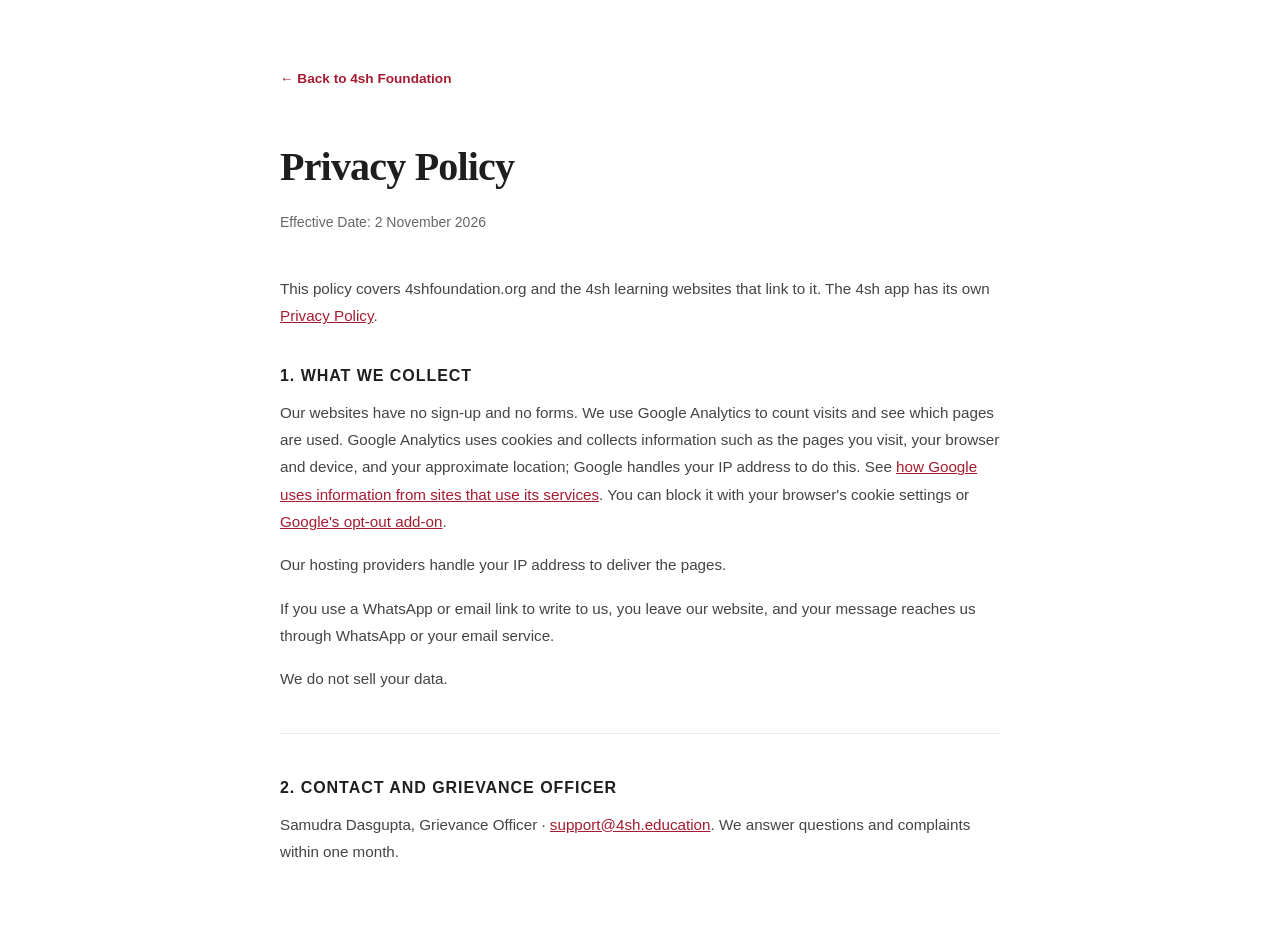
<file: privacy.html>
<!DOCTYPE html>
<html lang="en">
<head>
    <meta charset="UTF-8">
    <meta name="viewport" content="width=device-width, initial-scale=1.0">
    <title>Privacy Policy — 4sh Foundation</title>
    <link rel="icon" type="image/svg+xml" href="favicon.svg">
    <style>
        *, *::before, *::after { box-sizing: border-box; margin: 0; padding: 0; }
        :root {
            --crimson: #A51C30;
            --charcoal: #1E1E1E;
            --muted: #666;
            --font-serif: Georgia, 'Times New Roman', serif;
            --font-sans: 'Helvetica Neue', Helvetica, Arial, sans-serif;
        }
        body {
            font-family: var(--font-sans);
            color: var(--charcoal);
            background: #fff;
            line-height: 1.8;
            padding: 4rem 2rem;
        }
        .wrap {
            max-width: 720px;
            margin: 0 auto;
        }
        .back {
            display: inline-block;
            font-size: 0.85rem;
            color: var(--crimson);
            text-decoration: none;
            margin-bottom: 2.5rem;
            font-weight: 600;
        }
        .back:hover { text-decoration: underline; }
        h1 {
            font-family: var(--font-serif);
            font-size: clamp(1.8rem, 4vw, 2.5rem);
            font-weight: 700;
            letter-spacing: -0.02em;
            margin-bottom: 0.4rem;
        }
        .effective {
            font-size: 0.875rem;
            color: var(--muted);
            margin-bottom: 2.5rem;
        }
        p { margin-bottom: 1rem; color: #444; font-size: 0.95rem; }
        h2 {
            font-family: var(--font-sans);
            font-size: 1rem;
            font-weight: 700;
            color: var(--charcoal);
            margin: 2rem 0 0.5rem;
            text-transform: uppercase;
            letter-spacing: 0.06em;
        }
        ul {
            margin: 0.25rem 0 1rem 1.5rem;
            color: #444;
            font-size: 0.95rem;
        }
        ul li { margin-bottom: 0.25rem; }
        hr { border: none; border-top: 1px solid #eee; margin: 2.5rem 0; }
        a { color: var(--crimson); }
    </style>
</head>
<body>
    <div class="wrap">
        <a href="/" class="back">← Back to 4sh Foundation</a>

        <h1>Privacy Policy</h1>
        <p class="effective">Effective Date: 2 November 2026</p>

        <p>This policy covers 4shfoundation.org and the 4sh learning websites that link to it. The 4sh app has its own <a href="/app/privacy.html">Privacy Policy</a>.</p>

        <h2>1. What we collect</h2>
        <p>Our websites have no sign-up and no forms. We use Google Analytics to count visits and see which pages are used. Google Analytics uses cookies and collects information such as the pages you visit, your browser and device, and your approximate location; Google handles your IP address to do this. See <a href="https://policies.google.com/technologies/partner-sites">how Google uses information from sites that use its services</a>. You can block it with your browser's cookie settings or <a href="https://tools.google.com/dlpage/gaoptout">Google's opt-out add-on</a>.</p>
        <p>Our hosting providers handle your IP address to deliver the pages.</p>
        <p>If you use a WhatsApp or email link to write to us, you leave our website, and your message reaches us through WhatsApp or your email service.</p>
        <p>We do not sell your data.</p>

        <hr>

        <h2>2. Contact and Grievance Officer</h2>
        <p>Samudra Dasgupta, Grievance Officer · <a href="mailto:support@4sh.education">support@4sh.education</a>. We answer questions and complaints within one month.</p>
    </div>
</body>
</html>
</file>
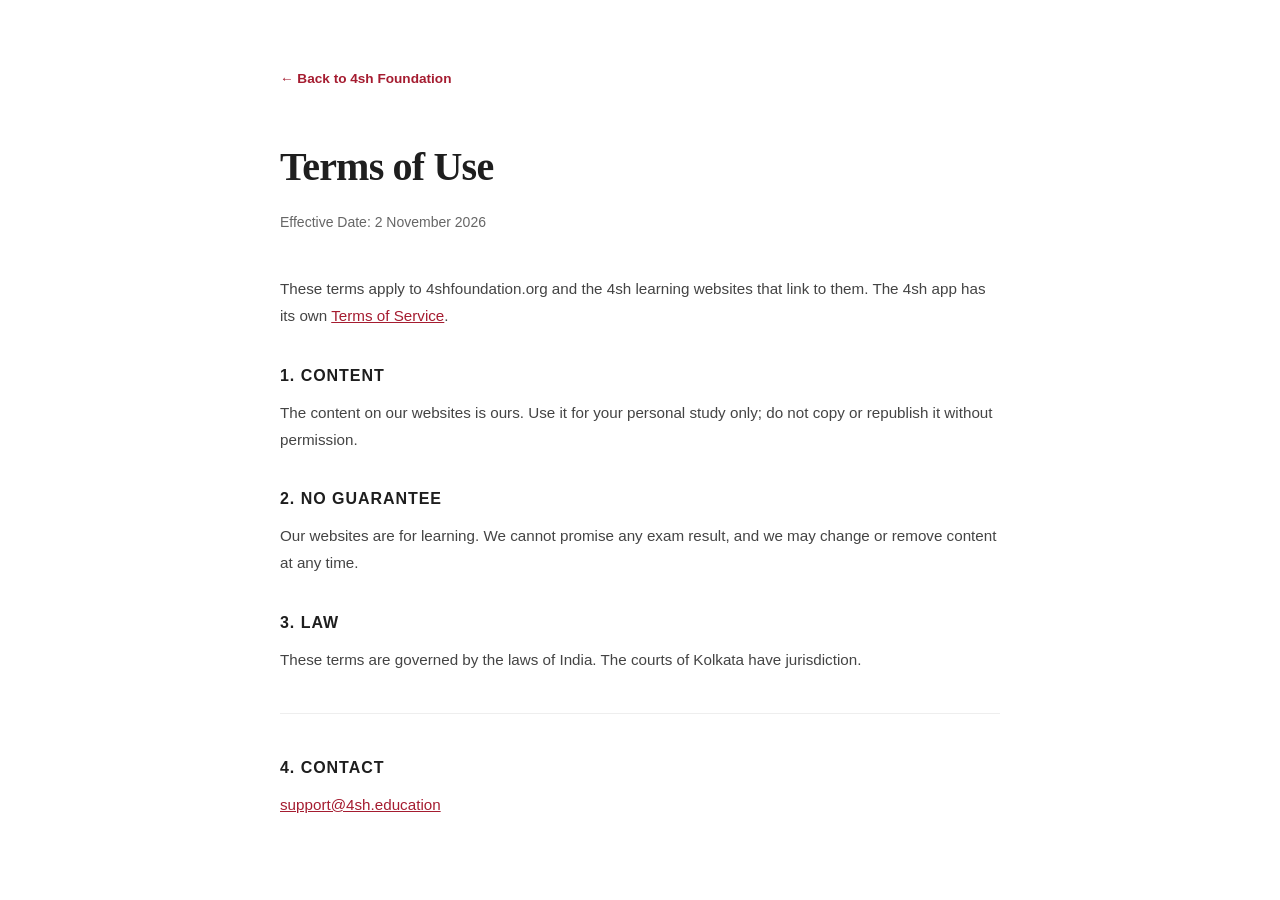
<file: terms.html>
<!DOCTYPE html>
<html lang="en">
<head>
    <meta charset="UTF-8">
    <meta name="viewport" content="width=device-width, initial-scale=1.0">
    <title>Terms of Use — 4sh Foundation</title>
    <link rel="icon" type="image/svg+xml" href="favicon.svg">
    <style>
        *, *::before, *::after { box-sizing: border-box; margin: 0; padding: 0; }
        :root {
            --crimson: #A51C30;
            --charcoal: #1E1E1E;
            --muted: #666;
            --font-serif: Georgia, 'Times New Roman', serif;
            --font-sans: 'Helvetica Neue', Helvetica, Arial, sans-serif;
        }
        body {
            font-family: var(--font-sans);
            color: var(--charcoal);
            background: #fff;
            line-height: 1.8;
            padding: 4rem 2rem;
        }
        .wrap {
            max-width: 720px;
            margin: 0 auto;
        }
        .back {
            display: inline-block;
            font-size: 0.85rem;
            color: var(--crimson);
            text-decoration: none;
            margin-bottom: 2.5rem;
            font-weight: 600;
        }
        .back:hover { text-decoration: underline; }
        h1 {
            font-family: var(--font-serif);
            font-size: clamp(1.8rem, 4vw, 2.5rem);
            font-weight: 700;
            letter-spacing: -0.02em;
            margin-bottom: 0.4rem;
        }
        .effective {
            font-size: 0.875rem;
            color: var(--muted);
            margin-bottom: 2.5rem;
        }
        p { margin-bottom: 1rem; color: #444; font-size: 0.95rem; }
        h2 {
            font-family: var(--font-sans);
            font-size: 1rem;
            font-weight: 700;
            color: var(--charcoal);
            margin: 2rem 0 0.5rem;
            text-transform: uppercase;
            letter-spacing: 0.06em;
        }
        ul {
            margin: 0.25rem 0 1rem 1.5rem;
            color: #444;
            font-size: 0.95rem;
        }
        ul li { margin-bottom: 0.25rem; }
        hr { border: none; border-top: 1px solid #eee; margin: 2.5rem 0; }
        a { color: var(--crimson); }
    </style>
</head>
<body>
    <div class="wrap">
        <a href="/" class="back">← Back to 4sh Foundation</a>

        <h1>Terms of Use</h1>
        <p class="effective">Effective Date: 2 November 2026</p>

        <p>These terms apply to 4shfoundation.org and the 4sh learning websites that link to them. The 4sh app has its own <a href="/app/terms.html">Terms of Service</a>.</p>

        <h2>1. Content</h2>
        <p>The content on our websites is ours. Use it for your personal study only; do not copy or republish it without permission.</p>

        <h2>2. No guarantee</h2>
        <p>Our websites are for learning. We cannot promise any exam result, and we may change or remove content at any time.</p>

        <h2>3. Law</h2>
        <p>These terms are governed by the laws of India. The courts of Kolkata have jurisdiction.</p>

        <hr>

        <h2>4. Contact</h2>
        <p><a href="mailto:support@4sh.education">support@4sh.education</a></p>
    </div>
</body>
</html>
</file>
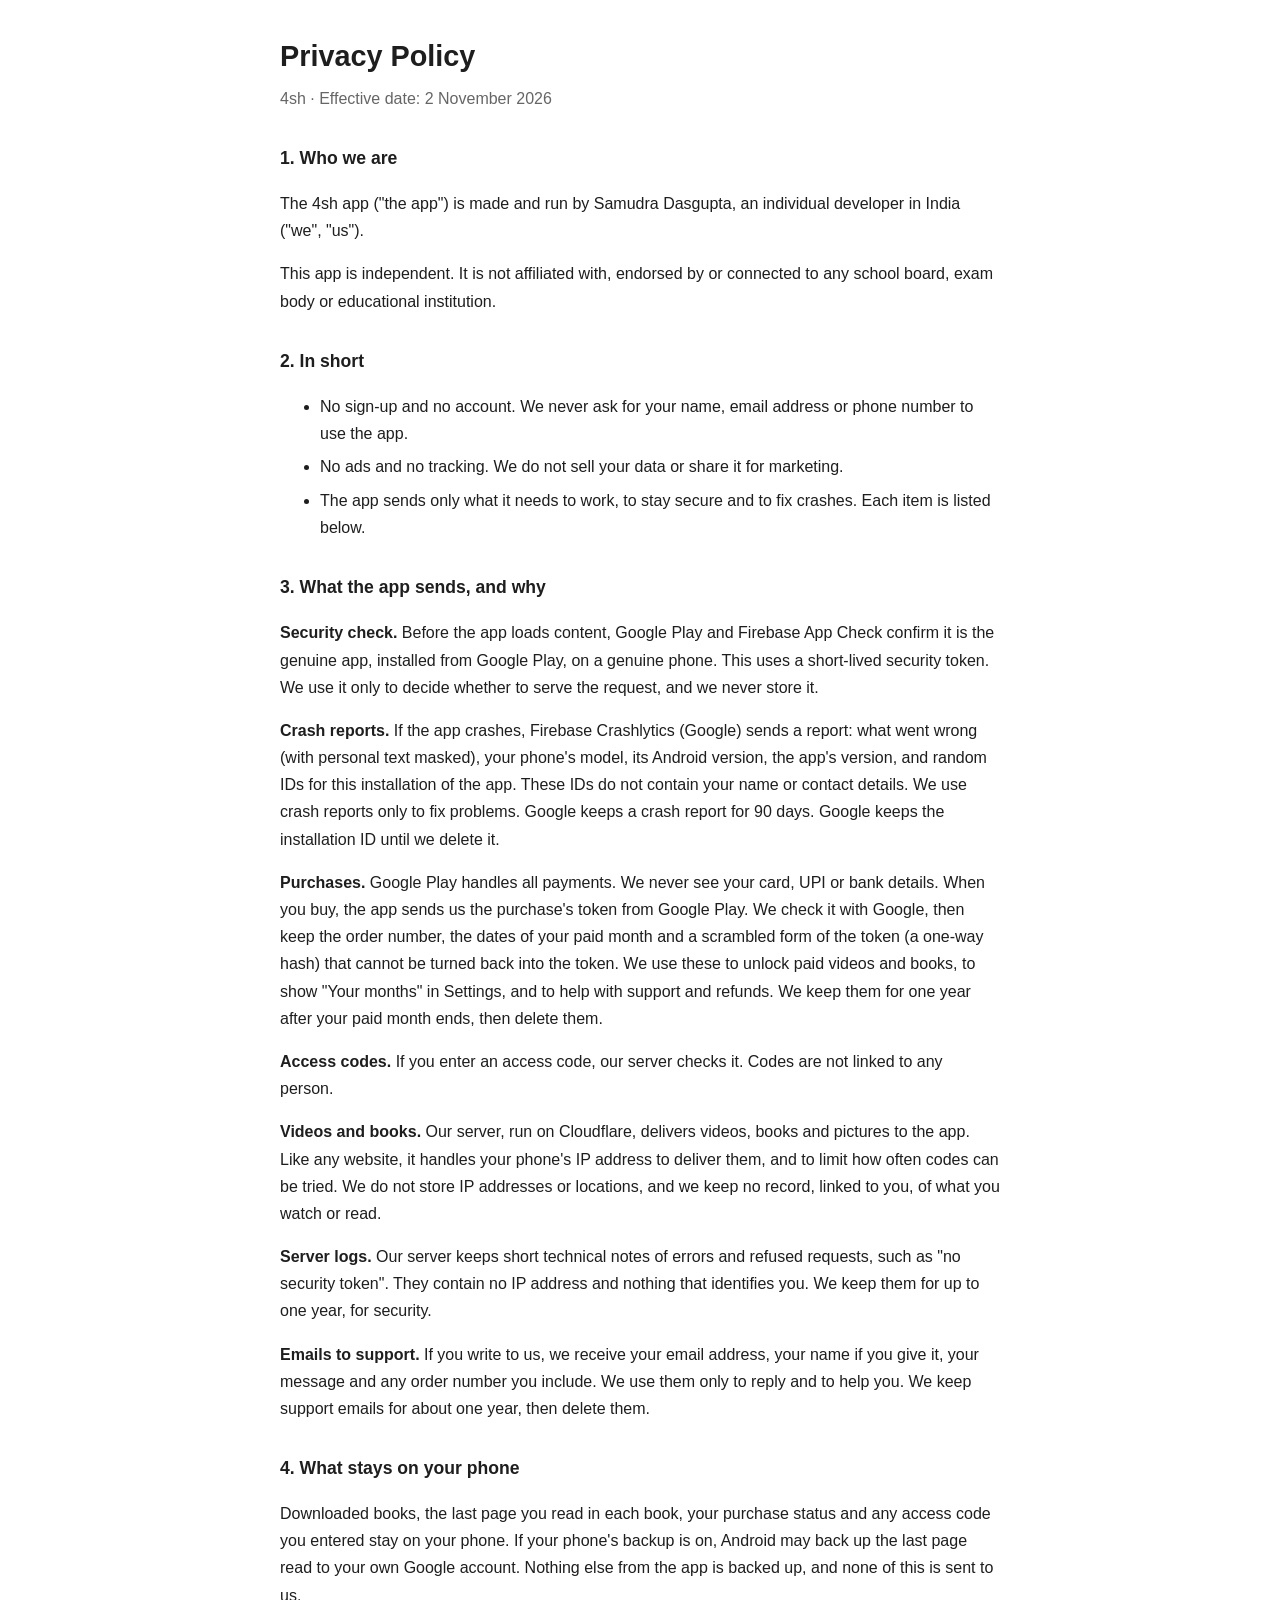
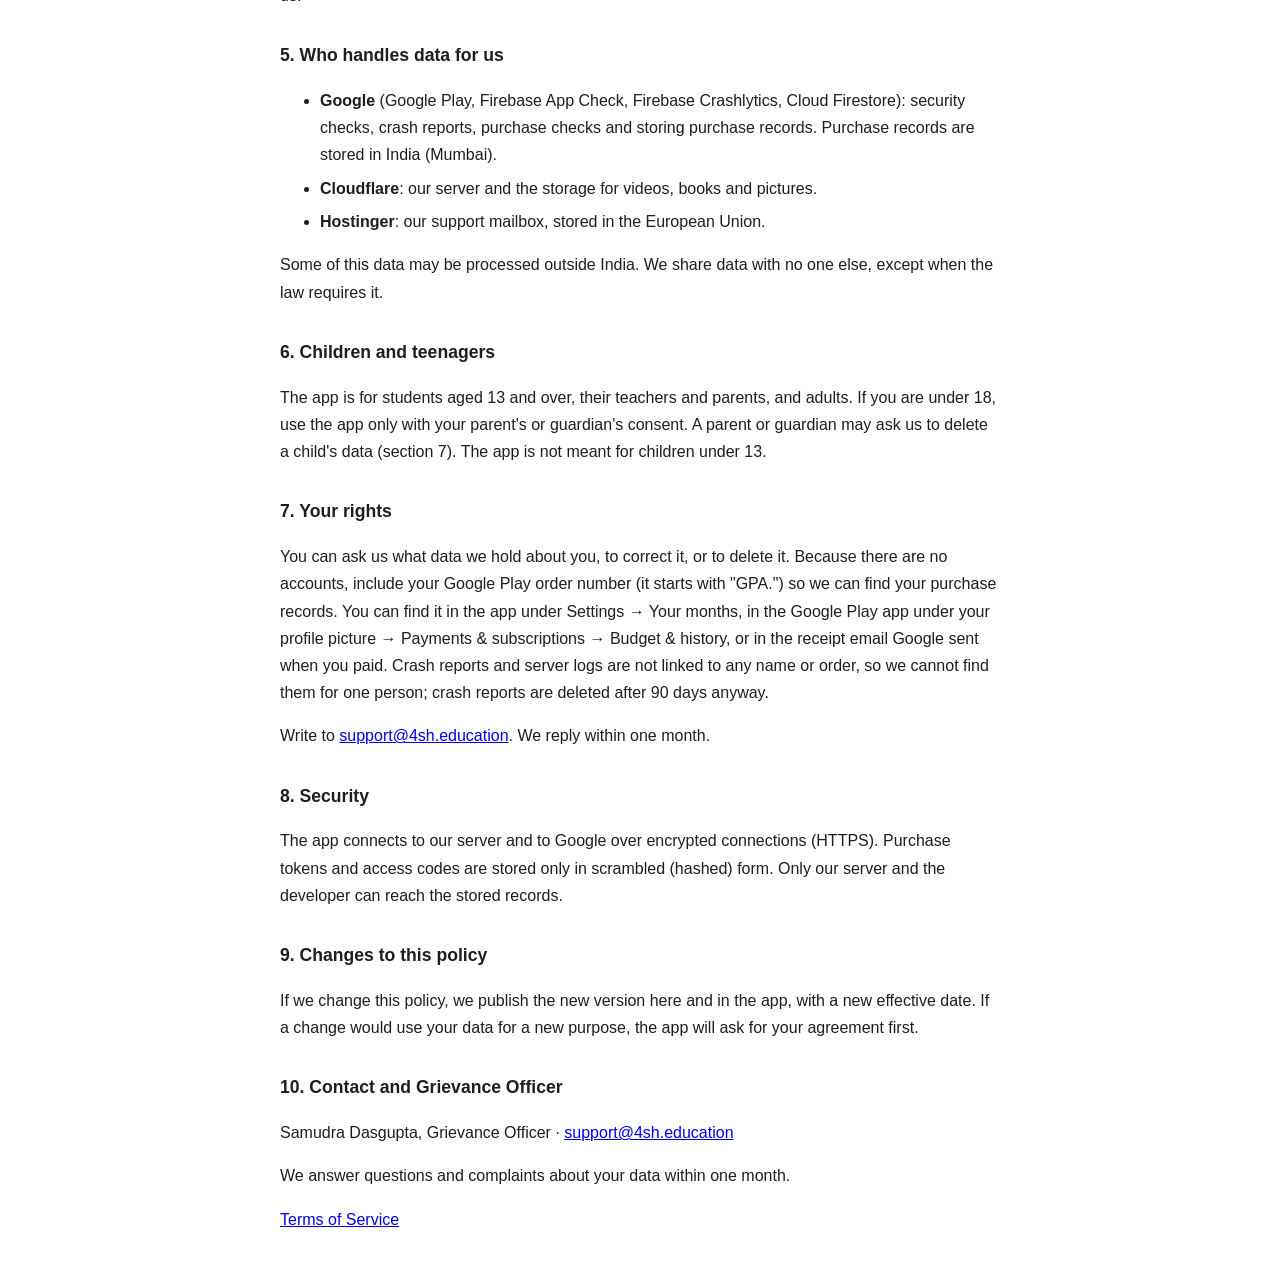
<file: app/privacy.html>
<!DOCTYPE html>
<html lang="en">
<head>
<meta charset="UTF-8">
<meta name="viewport" content="width=device-width, initial-scale=1.0">
<title>Privacy Policy — 4sh</title>
<style>
  body { font-family: Helvetica, Arial, sans-serif; color: #1e1e1e; line-height: 1.7; margin: 0; padding: 2rem 1.25rem; }
  main { max-width: 720px; margin: 0 auto; }
  h1 { font-size: 1.8rem; margin: 0 0 0.25rem; }
  h2 { font-size: 1.1rem; margin: 2rem 0 0.5rem; }
  .date { color: #666; margin: 0 0 2rem; }
  li { margin-bottom: 0.4rem; }
</style>
</head>
<body>
<main>
<h1>Privacy Policy</h1>
<p class="date">4sh · Effective date: 2 November 2026</p>

<h2>1. Who we are</h2>
<p>The 4sh app ("the app") is made and run by Samudra Dasgupta, an individual developer in India ("we", "us").</p>
<p>This app is independent. It is not affiliated with, endorsed by or connected to any school board, exam body or educational institution.</p>

<h2>2. In short</h2>
<ul>
<li>No sign-up and no account. We never ask for your name, email address or phone number to use the app.</li>
<li>No ads and no tracking. We do not sell your data or share it for marketing.</li>
<li>The app sends only what it needs to work, to stay secure and to fix crashes. Each item is listed below.</li>
</ul>

<h2>3. What the app sends, and why</h2>
<p><strong>Security check.</strong> Before the app loads content, Google Play and Firebase App Check confirm it is the genuine app, installed from Google Play, on a genuine phone. This uses a short-lived security token. We use it only to decide whether to serve the request, and we never store it.</p>
<p><strong>Crash reports.</strong> If the app crashes, Firebase Crashlytics (Google) sends a report: what went wrong (with personal text masked), your phone's model, its Android version, the app's version, and random IDs for this installation of the app. These IDs do not contain your name or contact details. We use crash reports only to fix problems. Google keeps a crash report for 90 days. Google keeps the installation ID until we delete it.</p>
<p><strong>Purchases.</strong> Google Play handles all payments. We never see your card, UPI or bank details. When you buy, the app sends us the purchase's token from Google Play. We check it with Google, then keep the order number, the dates of your paid month and a scrambled form of the token (a one-way hash) that cannot be turned back into the token. We use these to unlock paid videos and books, to show "Your months" in Settings, and to help with support and refunds. We keep them for one year after your paid month ends, then delete them.</p>
<p><strong>Access codes.</strong> If you enter an access code, our server checks it. Codes are not linked to any person.</p>
<p><strong>Videos and books.</strong> Our server, run on Cloudflare, delivers videos, books and pictures to the app. Like any website, it handles your phone's IP address to deliver them, and to limit how often codes can be tried. We do not store IP addresses or locations, and we keep no record, linked to you, of what you watch or read.</p>
<p><strong>Server logs.</strong> Our server keeps short technical notes of errors and refused requests, such as "no security token". They contain no IP address and nothing that identifies you. We keep them for up to one year, for security.</p>
<p><strong>Emails to support.</strong> If you write to us, we receive your email address, your name if you give it, your message and any order number you include. We use them only to reply and to help you. We keep support emails for about one year, then delete them.</p>

<h2>4. What stays on your phone</h2>
<p>Downloaded books, the last page you read in each book, your purchase status and any access code you entered stay on your phone. If your phone's backup is on, Android may back up the last page read to your own Google account. Nothing else from the app is backed up, and none of this is sent to us.</p>

<h2>5. Who handles data for us</h2>
<ul>
<li><strong>Google</strong> (Google Play, Firebase App Check, Firebase Crashlytics, Cloud Firestore): security checks, crash reports, purchase checks and storing purchase records. Purchase records are stored in India (Mumbai).</li>
<li><strong>Cloudflare</strong>: our server and the storage for videos, books and pictures.</li>
<li><strong>Hostinger</strong>: our support mailbox, stored in the European Union.</li>
</ul>
<p>Some of this data may be processed outside India. We share data with no one else, except when the law requires it.</p>

<h2>6. Children and teenagers</h2>
<p>The app is for students aged 13 and over, their teachers and parents, and adults. If you are under 18, use the app only with your parent's or guardian's consent. A parent or guardian may ask us to delete a child's data (section 7). The app is not meant for children under 13.</p>

<h2>7. Your rights</h2>
<p>You can ask us what data we hold about you, to correct it, or to delete it. Because there are no accounts, include your Google Play order number (it starts with "GPA.") so we can find your purchase records. You can find it in the app under Settings → Your months, in the Google Play app under your profile picture → Payments &amp; subscriptions → Budget &amp; history, or in the receipt email Google sent when you paid. Crash reports and server logs are not linked to any name or order, so we cannot find them for one person; crash reports are deleted after 90 days anyway.</p>
<p>Write to <a href="mailto:support@4sh.education">support@4sh.education</a>. We reply within one month.</p>

<h2>8. Security</h2>
<p>The app connects to our server and to Google over encrypted connections (HTTPS). Purchase tokens and access codes are stored only in scrambled (hashed) form. Only our server and the developer can reach the stored records.</p>

<h2>9. Changes to this policy</h2>
<p>If we change this policy, we publish the new version here and in the app, with a new effective date. If a change would use your data for a new purpose, the app will ask for your agreement first.</p>

<h2>10. Contact and Grievance Officer</h2>
<p>Samudra Dasgupta, Grievance Officer · <a href="mailto:support@4sh.education">support@4sh.education</a></p>
<p>We answer questions and complaints about your data within one month.</p>

<p><a href="terms.html">Terms of Service</a></p>
</main>
</body>
</html>
</file>
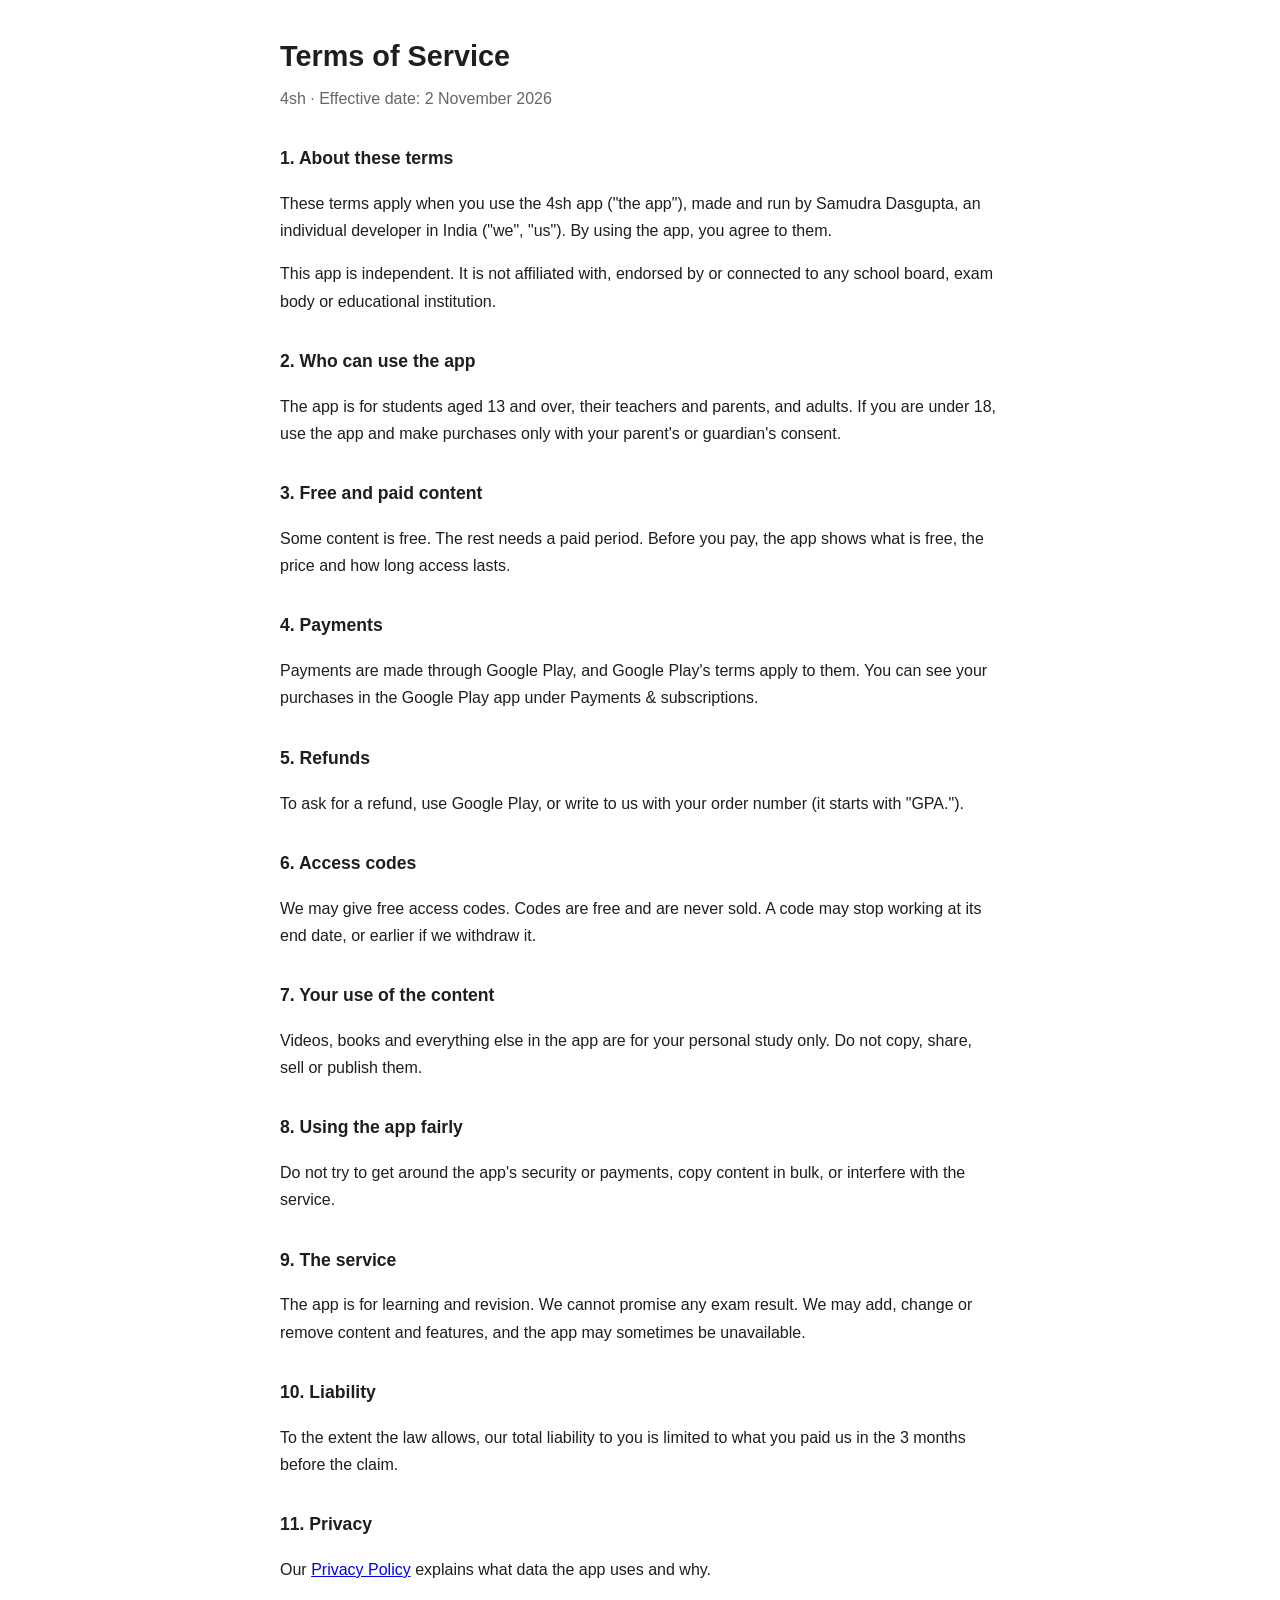
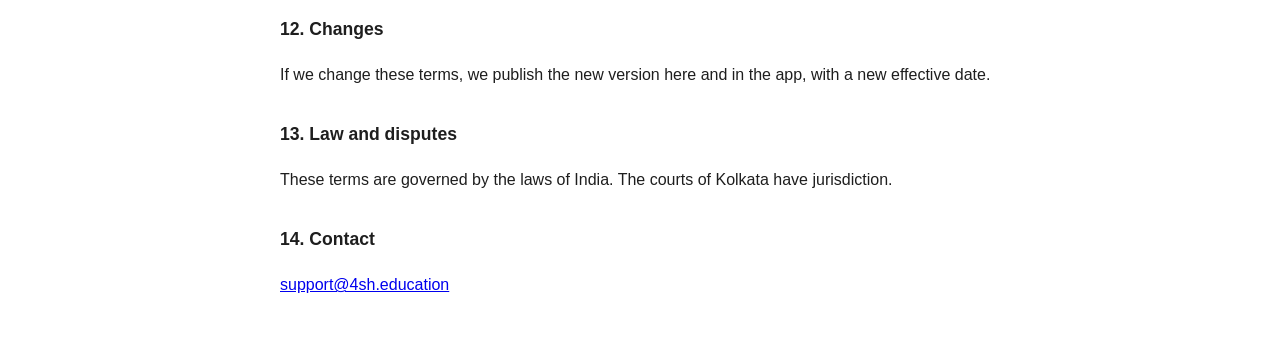
<file: app/terms.html>
<!DOCTYPE html>
<html lang="en">
<head>
<meta charset="UTF-8">
<meta name="viewport" content="width=device-width, initial-scale=1.0">
<title>Terms of Service — 4sh</title>
<style>
  body { font-family: Helvetica, Arial, sans-serif; color: #1e1e1e; line-height: 1.7; margin: 0; padding: 2rem 1.25rem; }
  main { max-width: 720px; margin: 0 auto; }
  h1 { font-size: 1.8rem; margin: 0 0 0.25rem; }
  h2 { font-size: 1.1rem; margin: 2rem 0 0.5rem; }
  .date { color: #666; margin: 0 0 2rem; }
</style>
</head>
<body>
<main>
<h1>Terms of Service</h1>
<p class="date">4sh · Effective date: 2 November 2026</p>

<h2>1. About these terms</h2>
<p>These terms apply when you use the 4sh app ("the app"), made and run by Samudra Dasgupta, an individual developer in India ("we", "us"). By using the app, you agree to them.</p>
<p>This app is independent. It is not affiliated with, endorsed by or connected to any school board, exam body or educational institution.</p>

<h2>2. Who can use the app</h2>
<p>The app is for students aged 13 and over, their teachers and parents, and adults. If you are under 18, use the app and make purchases only with your parent's or guardian's consent.</p>

<h2>3. Free and paid content</h2>
<p>Some content is free. The rest needs a paid period. Before you pay, the app shows what is free, the price and how long access lasts.</p>

<h2>4. Payments</h2>
<p>Payments are made through Google Play, and Google Play's terms apply to them. You can see your purchases in the Google Play app under Payments &amp; subscriptions.</p>

<h2>5. Refunds</h2>
<p>To ask for a refund, use Google Play, or write to us with your order number (it starts with "GPA.").</p>

<h2>6. Access codes</h2>
<p>We may give free access codes. Codes are free and are never sold. A code may stop working at its end date, or earlier if we withdraw it.</p>

<h2>7. Your use of the content</h2>
<p>Videos, books and everything else in the app are for your personal study only. Do not copy, share, sell or publish them.</p>

<h2>8. Using the app fairly</h2>
<p>Do not try to get around the app's security or payments, copy content in bulk, or interfere with the service.</p>

<h2>9. The service</h2>
<p>The app is for learning and revision. We cannot promise any exam result. We may add, change or remove content and features, and the app may sometimes be unavailable.</p>

<h2>10. Liability</h2>
<p>To the extent the law allows, our total liability to you is limited to what you paid us in the 3 months before the claim.</p>

<h2>11. Privacy</h2>
<p>Our <a href="privacy.html">Privacy Policy</a> explains what data the app uses and why.</p>

<h2>12. Changes</h2>
<p>If we change these terms, we publish the new version here and in the app, with a new effective date.</p>

<h2>13. Law and disputes</h2>
<p>These terms are governed by the laws of India. The courts of Kolkata have jurisdiction.</p>

<h2>14. Contact</h2>
<p><a href="mailto:support@4sh.education">support@4sh.education</a></p>
</main>
</body>
</html>
</file>
<file: css/style.css>
/* ═══════════════════════════════════════════
   4sh Foundation — Main Stylesheet
   ═══════════════════════════════════════════ */

/* ── Reset & Base ── */
*, *::before, *::after { box-sizing: border-box; margin: 0; padding: 0; }

:root {
    --crimson:    #A51C30;
    --crimson-dk: #8C1829;
    --charcoal:   #1E1E1E;
    --body-text:  #2D2D2D;
    --muted:      #666666;
    --bg:         #FFFFFF;
    --bg-alt:     #F9F7F4;
    --bg-dark:    #1A1A1A;
    --header-h:   72px;
    --max-w:      1200px;
    --section-py: 76px;
    --font-serif: Georgia, 'Times New Roman', serif;
    --font-sans:  'Helvetica Neue', Helvetica, Arial, sans-serif;
    --transition: 0.3s ease;
}

html { scroll-behavior: smooth; font-size: 20px; }

body {
    font-family: var(--font-sans);
    color: var(--body-text);
    background: var(--bg);
    line-height: 1.7;
    -webkit-font-smoothing: antialiased;
}

img { display: block; max-width: 100%; height: auto; }
a   { text-decoration: none; color: inherit; }

/* ── Placeholder Images ── */
.placeholder-image {
    width: 100%;
    aspect-ratio: 4/3;
    border-radius: 4px;
    background:
        linear-gradient(135deg, #F5EFE8 25%, transparent 25%) -20px 0,
        linear-gradient(225deg, #F5EFE8 25%, transparent 25%) -20px 0,
        linear-gradient(315deg, #F5EFE8 25%, transparent 25%),
        linear-gradient(45deg,  #F5EFE8 25%, transparent 25%);
    background-size: 40px 40px;
    background-color: #EDE8E1;
}
.placeholder-hero {
    aspect-ratio: 16/9;
    border-radius: 0;
    background:
        linear-gradient(135deg, #DDD7CE 25%, transparent 25%) -20px 0,
        linear-gradient(225deg, #DDD7CE 25%, transparent 25%) -20px 0,
        linear-gradient(315deg, #DDD7CE 25%, transparent 25%),
        linear-gradient(45deg,  #DDD7CE 25%, transparent 25%);
    background-size: 40px 40px;
    background-color: #D4CEC6;
}
.placeholder-founder {
    aspect-ratio: 3/4;
    background:
        linear-gradient(135deg, #EDE8E1 25%, transparent 25%) -20px 0,
        linear-gradient(225deg, #EDE8E1 25%, transparent 25%) -20px 0,
        linear-gradient(315deg, #EDE8E1 25%, transparent 25%),
        linear-gradient(45deg,  #EDE8E1 25%, transparent 25%);
    background-size: 40px 40px;
    background-color: #E5DFD8;
}
.placeholder-screenshot {
    aspect-ratio: 16/10;
    border: 2px solid #E0DAD3;
    border-radius: 6px;
    background:
        linear-gradient(135deg, #EAE4DD 25%, transparent 25%) -20px 0,
        linear-gradient(225deg, #EAE4DD 25%, transparent 25%) -20px 0,
        linear-gradient(315deg, #EAE4DD 25%, transparent 25%),
        linear-gradient(45deg,  #EAE4DD 25%, transparent 25%);
    background-size: 40px 40px;
    background-color: #F0EBE4;
}
.placeholder-app {
    aspect-ratio: 9/16;
    max-width: 260px;
    margin: 0 auto;
    border: 2px solid #E0DAD3;
    border-radius: 20px;
    background:
        linear-gradient(135deg, #EDE8E1 25%, transparent 25%) -20px 0,
        linear-gradient(225deg, #EDE8E1 25%, transparent 25%) -20px 0,
        linear-gradient(315deg, #EDE8E1 25%, transparent 25%),
        linear-gradient(45deg,  #EDE8E1 25%, transparent 25%);
    background-size: 40px 40px;
    background-color: #E5DFD8;
}

/* ── Real Images ── */
.hero-img {
    width: 100%;
    height: 100%;
    object-fit: cover;
    object-position: center;
    display: block;
}

/* Photo slabs: image stretches to match text column height */
.section-image {
    align-self: stretch;
    border-radius: 6px;
    overflow: hidden;
    min-height: 380px;
    box-shadow: 0 16px 48px rgba(0,0,0,0.10);
}

.section-image img {
    width: 100%;
    height: 100%;
    object-fit: cover;
    display: block;
}

/* Founder: favor face over feet */
.img-founder { object-position: top center; }

/* Website screenshot — text + CTA first, screenshot below */
#pilot-web .section-inner {
    grid-template-columns: 1fr;
    gap: 2.5rem;
}
#pilot-web .section-image {
    order: 1;
    align-self: auto;
    min-height: 0;
    box-shadow: 0 12px 48px rgba(0,0,0,0.12);
}
#pilot-web .section-image img {
    height: auto;
    border: 1px solid #E0DAD3;
    border-radius: 8px;
}

/* App screenshot — larger phone */
#pilot-apps .section-image {
    align-self: center;
    min-height: 0;
    overflow: visible;
    box-shadow: none;
    border-radius: 0;
    display: flex;
    align-items: center;
    justify-content: center;
}

.img-app {
    max-width: 340px;
    height: auto;
    border-radius: 32px;
    border: 1px solid rgba(0,0,0,0.08);
    display: block;
    margin: 0 auto;
    box-shadow: 0 24px 64px rgba(0,0,0,0.18);
}

/* ═══════════════════════════════════════════
   HEADER
═══════════════════════════════════════════ */
.site-header {
    position: fixed;
    top: 0; left: 0; right: 0;
    height: var(--header-h);
    background: rgba(255,255,255,0.96);
    backdrop-filter: blur(8px);
    -webkit-backdrop-filter: blur(8px);
    border-bottom: 1px solid rgba(0,0,0,0.06);
    z-index: 1000;
}

.header-inner {
    max-width: var(--max-w);
    margin: 0 auto;
    padding: 0 2rem;
    height: 100%;
    display: flex;
    align-items: center;
    gap: 1.5rem;
}

.logo {
    font-family: var(--font-serif);
    font-size: 1.25rem;
    font-weight: 700;
    color: var(--charcoal);
    letter-spacing: -0.02em;
    flex-shrink: 0;
}

.desktop-nav {
    display: flex;
    gap: 1.25rem;
    margin-left: auto;
}

.desktop-nav a {
    font-size: 0.8rem;
    color: var(--muted);
    font-weight: 500;
    transition: color var(--transition);
    letter-spacing: 0.01em;
    white-space: nowrap;
}
.desktop-nav a:hover  { color: var(--charcoal); }
.desktop-nav a.active { color: var(--crimson); font-weight: 600; }

/* ── CTA Button ── */
.btn-cta {
    display: inline-block;
    background: var(--crimson);
    color: #fff;
    font-family: var(--font-sans);
    font-size: 0.875rem;
    font-weight: 600;
    padding: 0.55rem 1.4rem;
    border-radius: 4px;
    border: 2px solid var(--crimson);
    transition: background var(--transition), transform var(--transition);
    flex-shrink: 0;
    letter-spacing: 0.01em;
    cursor: pointer;
}
.btn-cta:hover {
    background: var(--crimson-dk);
    border-color: var(--crimson-dk);
    transform: translateY(-1px);
}
.btn-cta-hero {
    font-size: 1rem;
    padding: 0.85rem 2.5rem;
    border-radius: 4px;
}
.btn-cta-outline {
    background: transparent;
    color: var(--crimson);
    border: 2px solid var(--crimson);
    margin-top: 1.5rem;
}
.btn-cta-outline:hover {
    background: var(--crimson);
    color: #fff;
}
.btn-cta-submit {
    width: 100%;
    font-size: 1rem;
    padding: 0.85rem 1.5rem;
    margin-top: 0.5rem;
    border: none;
}

.hamburger {
    display: none;
    flex-direction: column;
    justify-content: center;
    align-items: center;
    gap: 5px;
    width: 44px;
    height: 44px;
    background: none;
    border: none;
    cursor: pointer;
    padding: 4px;
    margin-left: auto;
}
.hamburger span {
    display: block;
    width: 24px;
    height: 2px;
    background: var(--charcoal);
    border-radius: 2px;
    transition: var(--transition);
}

/* ═══════════════════════════════════════════
   MOBILE NAV
═══════════════════════════════════════════ */
.mobile-nav {
    position: fixed;
    top: 0; right: -100%;
    width: min(320px, 85vw);
    height: 100vh;
    background: #fff;
    z-index: 2000;
    padding: 5rem 2.5rem 2.5rem;
    transition: right 0.35s ease;
    box-shadow: -4px 0 24px rgba(0,0,0,0.08);
    overflow-y: auto;
}
.mobile-nav.open { right: 0; }

.mobile-nav nav {
    display: flex;
    flex-direction: column;
    gap: 0;
}
.mobile-link {
    display: block;
    font-size: 1.1rem;
    font-weight: 500;
    color: var(--charcoal);
    padding: 0.85rem 0;
    border-bottom: 1px solid #f0f0f0;
    transition: color var(--transition);
}
.mobile-link:hover { color: var(--crimson); }
.join-mobile {
    margin-top: 1.5rem;
    color: var(--crimson);
    font-weight: 700;
    border-bottom: none;
}

.mobile-nav-close {
    position: absolute;
    top: 1.5rem; right: 1.5rem;
    background: none;
    border: none;
    font-size: 1.75rem;
    cursor: pointer;
    color: var(--muted);
    line-height: 1;
}

.mobile-nav-overlay {
    display: none;
    position: fixed;
    inset: 0;
    background: rgba(0,0,0,0.4);
    z-index: 1999;
}
.mobile-nav-overlay.open { display: block; }

/* ═══════════════════════════════════════════
   SECTIONS — BASE
═══════════════════════════════════════════ */
.section { padding: var(--section-py) 0; }
.section:first-of-type { padding-top: 0; }

.section-inner {
    max-width: var(--max-w);
    margin: 0 auto;
    padding: 0 2rem;
    display: grid;
    gap: 4rem;
    align-items: center;
}

.layout-text-left  { grid-template-columns: 1fr 1fr; }
.layout-image-left { grid-template-columns: 1fr 1fr; }

.layout-image-left .section-image { order: -1; }

.section-alt  { background: var(--bg-alt); }
.section-dark {
    background: var(--bg-dark);
    color: #fff;
}
.section-dark .section-label-light { color: var(--crimson); }
.section-dark .section-text h2 { color: #fff; }
.section-dark .section-text p  { color: rgba(255,255,255,0.82); }

/* ═══════════════════════════════════════════
   SECTION TEXT
═══════════════════════════════════════════ */
.section-label {
    display: inline-block;
    font-size: 0.75rem;
    font-weight: 700;
    letter-spacing: 0.12em;
    text-transform: uppercase;
    color: var(--crimson);
    margin-bottom: 1rem;
}

.section-text h2 {
    font-family: var(--font-serif);
    font-size: clamp(1.8rem, 3vw, 2.75rem);
    font-weight: 700;
    line-height: 1.2;
    color: var(--charcoal);
    margin-bottom: 1.25rem;
    letter-spacing: -0.02em;
}

.section-text p {
    font-size: 1.15rem;
    line-height: 1.85;
    color: var(--muted);
    margin-bottom: 1rem;
}
.section-text p:last-child { margin-bottom: 0; }

.pull-quote {
    border-left: 3px solid var(--crimson);
    padding: 0.75rem 1.25rem;
    margin: 1.5rem 0;
    font-family: var(--font-serif);
    font-size: 1.25rem;
    font-style: italic;
    color: var(--charcoal);
    line-height: 1.6;
}

.founder-note {
    font-style: italic;
    border-top: 1px solid #eee;
    padding-top: 1rem;
    margin-top: 1rem;
}

/* ═══════════════════════════════════════════
   HOME / HERO SECTION
═══════════════════════════════════════════ */
.section-hero {
    position: relative;
    min-height: 100vh;
    display: flex;
    align-items: center;
    justify-content: center;
    text-align: center;
    padding: 0;
    overflow: hidden;
}

.hero-image-wrap {
    position: absolute;
    inset: 0;
}
.hero-image-wrap .placeholder-image {
    width: 100%;
    height: 100%;
    aspect-ratio: unset;
    border-radius: 0;
    background: #C0BBB4;
}

.hero-content {
    position: relative;
    z-index: 2;
    max-width: 760px;
    padding: 2rem;
    margin-top: var(--header-h);
}

.hero-content h1 {
    font-family: var(--font-serif);
    font-size: clamp(2.2rem, 5vw, 4rem);
    font-weight: 700;
    color: #fff;
    line-height: 1.15;
    letter-spacing: -0.03em;
    margin-bottom: 1.25rem;
    text-shadow: 0 2px 20px rgba(0,0,0,0.3);
}

.hero-sub {
    font-size: clamp(1rem, 2vw, 1.2rem);
    color: rgba(255,255,255,0.85);
    margin-bottom: 2.5rem;
    line-height: 1.6;
}

/* ═══════════════════════════════════════════
   THE NUMBERS — REGIONAL MEDIUM DATA
═══════════════════════════════════════════ */
.section-data { background: var(--bg-alt); }

.data-inner {
    max-width: var(--max-w);
    margin: 0 auto;
    padding: 0 2rem;
    display: block;
}

.data-header {
    max-width: 760px;
    margin: 0 auto 2.5rem;
    text-align: center;
}
.data-header h2 {
    font-family: var(--font-serif);
    font-size: clamp(1.8rem, 3vw, 2.75rem);
    font-weight: 700;
    line-height: 1.2;
    color: var(--charcoal);
    margin-bottom: 1.25rem;
    letter-spacing: -0.02em;
}
.data-header p {
    font-size: 1.15rem;
    line-height: 1.85;
    color: var(--muted);
    margin-bottom: 1rem;
}
.data-source {
    display: inline-block;
    font-size: 0.75rem;
    font-weight: 700;
    letter-spacing: 0.08em;
    text-transform: uppercase;
    color: var(--muted);
    border-top: 1px solid #ddd6cc;
    padding-top: 1rem;
    margin-top: 0.5rem;
}

.state-grid {
    display: grid;
    grid-template-columns: 1fr;
    gap: 0.6rem;
    column-gap: 3rem;
}

.state-bar-row {
    display: grid;
    grid-template-columns: 150px 1fr 46px;
    align-items: center;
    gap: 0.9rem;
}

.state-name {
    font-size: 0.85rem;
    font-weight: 500;
    color: var(--body-text);
    white-space: nowrap;
    overflow: hidden;
    text-overflow: ellipsis;
}

.state-bar-track {
    height: 10px;
    background: #EAE3D9;
    border-radius: 5px;
    overflow: hidden;
}

.state-bar-fill {
    height: 100%;
    min-width: 3px;
    border-radius: 5px;
    background: var(--crimson);
}

.state-value {
    font-size: 0.85rem;
    font-weight: 700;
    font-variant-numeric: tabular-nums;
    color: var(--charcoal);
    text-align: right;
}

@media (min-width: 900px) {
    .state-grid {
        grid-template-columns: 1fr 1fr;
        grid-template-rows: repeat(18, auto);
        grid-auto-flow: column;
    }
}

@media (max-width: 480px) {
    .state-bar-row { grid-template-columns: 108px 1fr 40px; gap: 0.6rem; }
    .state-name { font-size: 0.78rem; }
}

/* ═══════════════════════════════════════════
   IMPACT NUMBERS
═══════════════════════════════════════════ */
.impact-numbers {
    display: flex;
    gap: 2.5rem;
    margin-top: 2rem;
}
.impact-stat {
    display: flex;
    flex-direction: column;
    gap: 0.25rem;
}
.stat-number {
    font-family: var(--font-serif);
    font-size: 2.25rem;
    font-weight: 700;
    color: var(--crimson);
    line-height: 1;
}
.stat-label {
    font-size: 0.8rem;
    text-transform: uppercase;
    letter-spacing: 0.08em;
    color: var(--muted);
}

/* ═══════════════════════════════════════════
   PILOT APPS — APP SEARCH CTA
═══════════════════════════════════════════ */
.app-search-cta {
    margin-top: 1.5rem;
}
.app-search-label {
    font-size: 0.875rem;
    color: var(--muted);
    text-transform: uppercase;
    letter-spacing: 0.08em;
    margin-bottom: 0.5rem;
}
.app-search-term {
    font-family: var(--font-serif);
    font-size: clamp(1.5rem, 3vw, 2rem);
    font-weight: 700;
    color: var(--crimson);
    margin-bottom: 1rem;
    letter-spacing: -0.01em;
}
.app-badges {
    display: flex;
    gap: 0.75rem;
}
.app-badge {
    display: inline-block;
    padding: 0.35rem 1rem;
    border: 1.5px solid #ccc;
    border-radius: 4px;
    font-size: 0.8rem;
    font-weight: 600;
    color: var(--muted);
    letter-spacing: 0.05em;
    text-transform: uppercase;
    transition: border-color var(--transition), color var(--transition);
}
.app-badge:hover {
    border-color: var(--charcoal);
    color: var(--charcoal);
}

/* ═══════════════════════════════════════════
   JOIN US SECTION
═══════════════════════════════════════════ */
.section-join {
    background: var(--bg);
    text-align: center;
}
.join-inner {
    max-width: 680px;
    margin: 0 auto;
    padding: 0 2rem;
}
.join-inner h2 {
    font-family: var(--font-serif);
    font-size: clamp(1.8rem, 3vw, 2.75rem);
    color: var(--charcoal);
    margin-bottom: 0.75rem;
    letter-spacing: -0.02em;
}
.join-sub {
    font-size: 1rem;
    color: var(--muted);
    margin-bottom: 2.5rem;
    line-height: 1.7;
}

.join-policy {
    margin-top: 2rem;
    font-size: 0.85rem;
    color: #888;
    font-style: italic;
}

.join-policy::before { content: '\201C'; }
.join-policy::after  { content: '\201D'; }

/* ═══════════════════════════════════════════
   FOOTER
═══════════════════════════════════════════ */
.site-footer {
    background: var(--charcoal);
    color: #fff;
    padding: 3rem 0 0;
}

.footer-inner {
    max-width: var(--max-w);
    margin: 0 auto;
    padding: 0 2rem 3rem;
    display: grid;
    grid-template-columns: 1.4fr 1.4fr 1fr;
    gap: 3rem;
}

.footer-logo {
    font-family: var(--font-serif);
    font-size: 1.2rem;
    font-weight: 700;
    color: #fff;
    display: block;
    margin-bottom: 0.75rem;
}
.footer-tagline {
    font-size: 0.875rem;
    color: #888;
    line-height: 1.6;
    margin-bottom: 1.25rem;
}

.footer-social {
    display: flex;
    gap: 1rem;
}
.social-link {
    font-size: 0.8rem;
    font-weight: 600;
    letter-spacing: 0.05em;
    text-transform: uppercase;
    color: #aaa;
    border: 1px solid #444;
    padding: 0.3rem 0.75rem;
    border-radius: 3px;
    transition: color var(--transition), border-color var(--transition);
}
.social-link:hover { color: #fff; border-color: #fff; }

.footer-nav-title {
    display: block;
    font-size: 0.7rem;
    text-transform: uppercase;
    letter-spacing: 0.12em;
    color: var(--crimson);
    margin-bottom: 1.25rem;
    font-weight: 700;
}
.footer-nav, .footer-contact {
    display: flex;
    flex-direction: column;
    gap: 0.6rem;
}
.footer-nav-links {
    display: grid;
    grid-template-columns: 1fr 1fr;
    column-gap: 1.5rem;
    row-gap: 0.6rem;
}
.footer-nav a, .footer-contact a {
    display: inline-block;
    padding: 0.15rem 0;
    font-size: 0.875rem;
    color: #aaa;
    transition: color var(--transition);
}
.footer-nav a:hover, .footer-contact a:hover { color: #fff; }

.footer-bottom {
    border-top: 1px solid rgba(255,255,255,0.08);
    text-align: center;
    padding: 1.25rem 2rem;
}
.footer-bottom p {
    font-size: 0.8rem;
    color: #ffffff;
}

/* ═══════════════════════════════════════════
   BACK TO TOP
═══════════════════════════════════════════ */
.back-to-top {
    position: fixed;
    bottom: 2rem;
    right: 2rem;
    width: 44px;
    height: 44px;
    border-radius: 50%;
    background: var(--crimson);
    color: #fff;
    border: none;
    font-size: 1.1rem;
    cursor: pointer;
    display: flex;
    align-items: center;
    justify-content: center;
    opacity: 0;
    transform: translateY(8px);
    transition: opacity var(--transition), transform var(--transition), background var(--transition);
    z-index: 900;
}
.back-to-top.visible {
    opacity: 1;
    transform: translateY(0);
}
.back-to-top:hover { background: var(--crimson-dk); }

/* ═══════════════════════════════════════════
   FADE-IN ANIMATION
═══════════════════════════════════════════ */
.fade-in {
    opacity: 0;
    transform: translateY(24px);
    transition: opacity 0.7s ease, transform 0.7s ease;
}
.fade-in.visible {
    opacity: 1;
    transform: translateY(0);
}

/* ═══════════════════════════════════════════
   INFOGRAPHIC CAROUSEL
═══════════════════════════════════════════ */
.slab { padding: var(--section-py) 0; }

.slab .slab-subhead {
    font-family: var(--font-sans);
    font-size: 1.05rem;
    font-weight: 600;
    color: var(--charcoal);
    margin-bottom: 1.25rem !important;
}

.carousel-header {
    max-width: 700px;
    margin: 0 auto 2.5rem;
    padding: 0 2rem;
    text-align: center;
}
.carousel-header .section-label { margin-bottom: 0.75rem; }
.carousel-header h2 { margin-bottom: 0.75rem; }
.carousel-header .slab-subhead { margin-bottom: 0 !important; }

.carousel-wrap {
    position: relative;
    max-width: var(--max-w);
    margin: 0 auto;
    padding: 0 4.5rem;
}

.carousel-track {
    display: flex;
    gap: 1.5rem;
    overflow-x: auto;
    scroll-snap-type: x mandatory;
    scroll-behavior: smooth;
    -webkit-overflow-scrolling: touch;
    padding: 0.5rem 0.25rem 1rem;
    scrollbar-width: none;
    cursor: grab;
}
.carousel-track::-webkit-scrollbar { display: none; }
.carousel-track.dragging {
    cursor: grabbing;
    scroll-behavior: auto;
    scroll-snap-type: none;
    user-select: none;
}

/* ── Card: two visible at a time on desktop. The infographics already carry
   their own finished design (ink/ivory/rust palette, title, hairline box),
   so the site wrapper stays out of the way — a clean frame, not a second
   frame competing with the one already inside the image. ── */
.carousel-item {
    flex: 0 0 auto;
    width: calc(50% - 0.75rem);
    scroll-snap-align: start;
    display: block;
    border-radius: 10px;
    overflow: hidden;
    border: 1px solid rgba(31,39,51,0.10);
    box-shadow: 0 10px 28px rgba(31,39,51,0.10);
    transition: transform var(--transition), box-shadow var(--transition), border-color var(--transition);
}
.carousel-item:hover,
.carousel-item:focus-visible {
    transform: translateY(-5px);
    box-shadow: 0 20px 44px rgba(31,39,51,0.16);
    border-color: rgba(165,28,48,0.35);
}
.carousel-item img {
    width: 100%;
    height: auto;
    aspect-ratio: 1560 / 1174;
    object-fit: cover;
    display: block;
    -webkit-user-drag: none;
    user-select: none;
}

/* ── Tall flat-triangle scroll prompts (deliberately not circular chevrons) ── */
.carousel-arrow {
    position: absolute;
    top: 50%;
    transform: translateY(-50%);
    width: 48px;
    height: 168px;
    border-radius: 24px;
    background: #fff;
    border: 1px solid rgba(31,39,51,0.12);
    box-shadow: 0 6px 20px rgba(31,39,51,0.14);
    display: flex;
    align-items: center;
    justify-content: center;
    padding: 0;
    cursor: pointer;
    z-index: 2;
    transition: background var(--transition), box-shadow var(--transition), border-color var(--transition), opacity var(--transition);
}
.carousel-arrow:hover {
    background: var(--bg-alt);
    border-color: rgba(165,28,48,0.35);
    box-shadow: 0 10px 26px rgba(31,39,51,0.18);
}
.carousel-arrow-left  { left: 0; }
.carousel-arrow-right { right: 0; }
.carousel-arrow::before {
    content: "";
    width: 0;
    height: 0;
    border-top: 15px solid transparent;
    border-bottom: 15px solid transparent;
}
.carousel-arrow-left::before  { border-right: 22px solid var(--crimson); margin-right: 4px; }
.carousel-arrow-right::before { border-left: 22px solid var(--crimson); margin-left: 4px; }
.carousel-arrow.is-disabled { opacity: 0.3; cursor: default; pointer-events: none; }

/* ═══════════════════════════════════════════
   RESPONSIVE
═══════════════════════════════════════════ */
@media (max-width: 900px) {
    .layout-text-left,
    .layout-image-left { grid-template-columns: 1fr; }
    .layout-image-left .section-image { order: 0; }
    .desktop-nav { display: none; }
    .hamburger   { display: flex; }
    .btn-cta:not(.btn-cta-hero):not(.btn-cta-outline):not(.btn-cta-submit) { display: none; }
    .footer-inner { grid-template-columns: 1fr 1fr; }
    .footer-brand { grid-column: 1 / -1; }
    .impact-numbers { flex-wrap: wrap; gap: 1.5rem; }
    .placeholder-app { max-width: 180px; }
    .carousel-wrap { padding: 0 3rem; }
    .carousel-item { width: min(360px, 82vw); }
    .carousel-arrow { width: 42px; height: 130px; border-radius: 21px; }
    .carousel-arrow::before { border-top-width: 13px; border-bottom-width: 13px; }
    .carousel-arrow-left::before  { border-right-width: 20px; }
    .carousel-arrow-right::before { border-left-width: 20px; }
}

@media (max-width: 600px) {
    :root { --section-py: 52px; }
    .footer-inner { grid-template-columns: 1fr; }
    .section-inner { gap: 2.5rem; }
    .hero-content h1 { font-size: 2rem; }
    .back-to-top { bottom: 1.25rem; right: 1.25rem; }
    .carousel-header { padding: 0 1.25rem; }
    .carousel-wrap { padding: 0 2.4rem; }
    .carousel-item { width: 82vw; }
    .carousel-arrow { width: 36px; height: 96px; border-radius: 18px; }
    .carousel-arrow::before { border-top-width: 10px; border-bottom-width: 10px; }
    .carousel-arrow-left::before  { border-right-width: 15px; }
    .carousel-arrow-right::before { border-left-width: 15px; }
}

@media (max-width: 420px) {
    .footer-nav-links { grid-template-columns: 1fr; }
}
</file>
